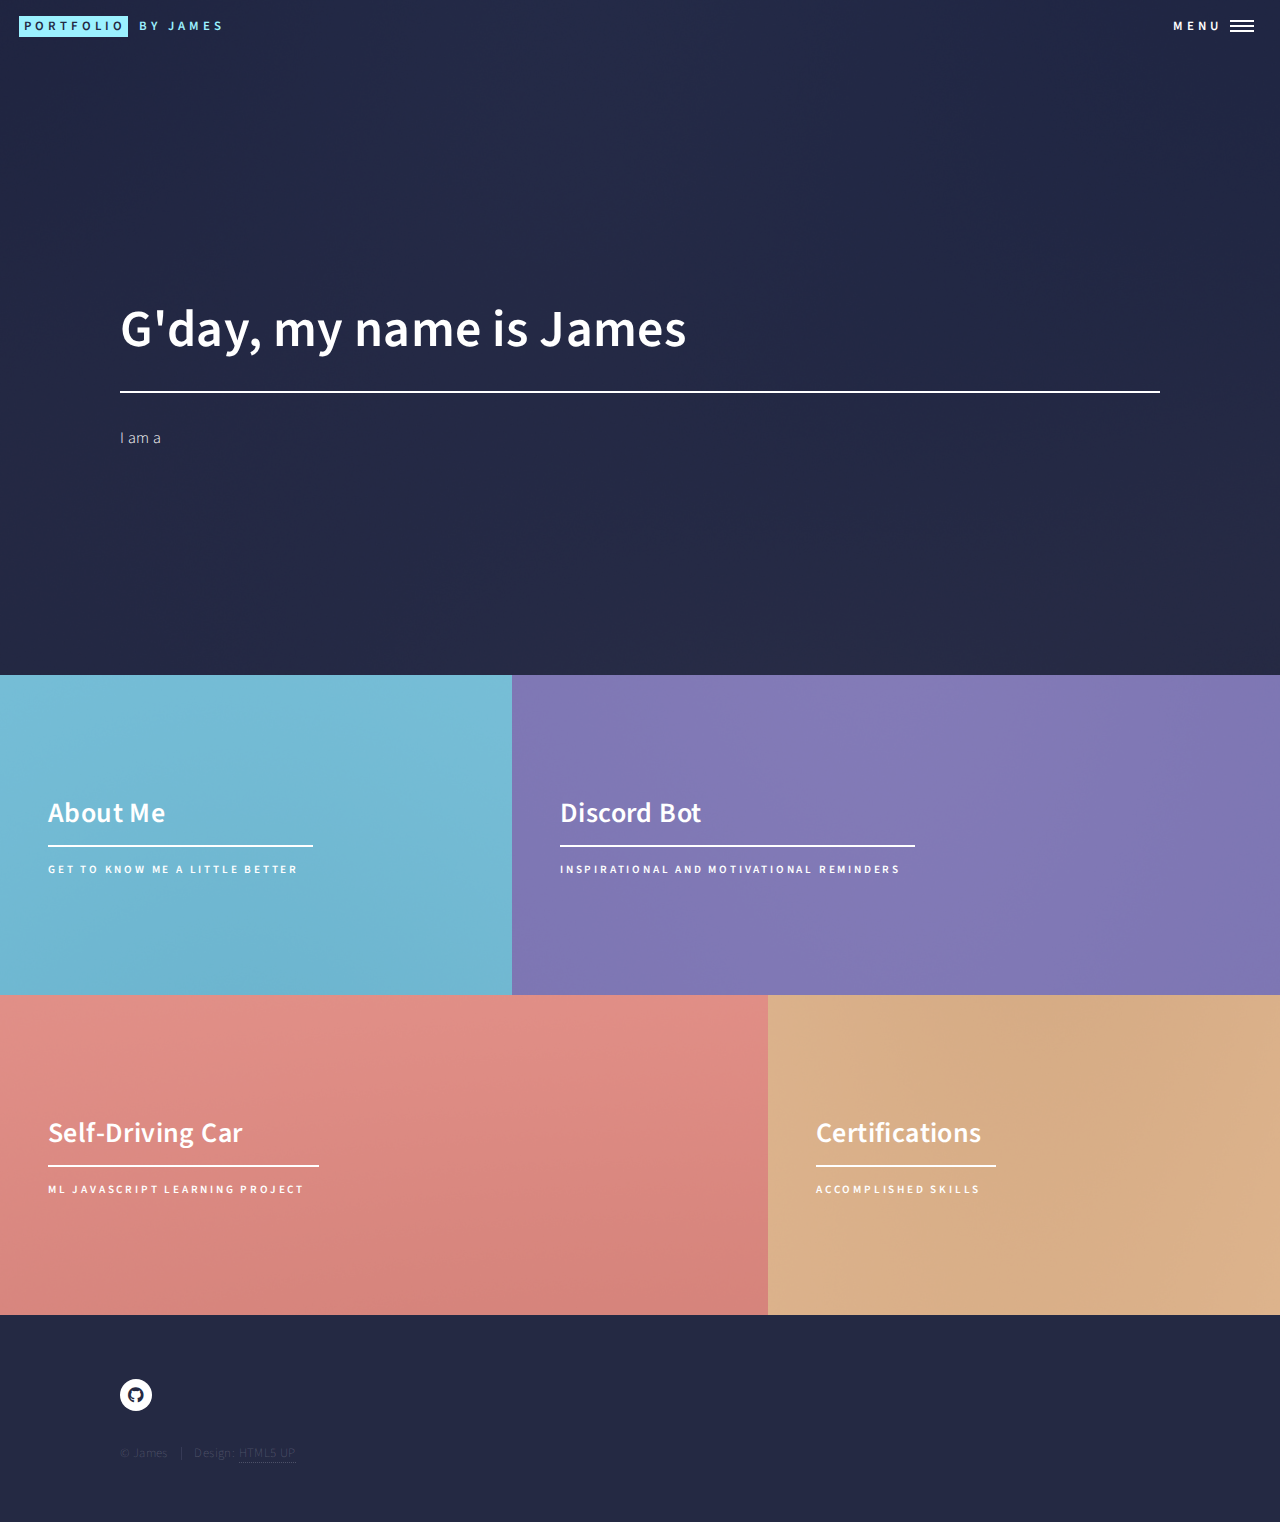
<file: index.html>
<!DOCTYPE HTML>
<html>
	<head>
		<title>Portfolio by James</title>
		<meta charset="utf-8" />
		<meta name="viewport" content="width=device-width, initial-scale=1, user-scalable=no" />
		<link rel="stylesheet" href="assets/css/main.css" />
		<noscript><link rel="stylesheet" href="assets/css/noscript.css" /></noscript>
	</head>
	<body class="is-preload">

		<!-- Wrapper -->
			<div id="wrapper">

				<!-- Header -->
					<header id="header" class="alt">
						<a href="index.html" class="logo"><strong>Portfolio</strong> <span>by James</span></a>
						<nav>
							<a href="#menu">Menu</a>
						</nav>
					</header>

				<!-- Menu -->
					<nav id="menu">
						<ul class="links">
							<li><a href="index.html">Home</a></li>
							<li><a href="generic.html">About Me</a></li>
							<li><a href="landing.html">Discord Bot</a></li>
							<li><a href="landing_2.html">Self-Driving Car</a></li>
							<li><a href="generic2.html">Certifications</a></li>
						</ul>
					</nav>

				<!-- Banner -->
					<section id="banner" class="major">
						<div class="inner">
							<header class="major">
								<h1>G'day, my name is James</h1>
							</header>
							<div class="container-description">
								I am a
								<div class="tick-wrap">
								  <div class="description-move">
									<div class="description-item">Student</div>
									<div class="description-item">Developer</div>
									<div class="description-item">Music Enthusiast</div>
								  </div>
								</div>
							</div>

						</div>
					</section>

				<!-- Main -->
					<div id="main">

						<!-- One -->
							<section id="one" class="tiles">
								<article>
									<span class="image">
										<img src="images/pic01.jpg" alt="" />
									</span>
									<header class="major">
										<h3><a href="generic.html" class="link">About Me</a></h3>
										<p>Get to know me a little better</p>
									</header>
								</article>
								<article>
									<span class="image">
										<img src="images/pic02.jpg" alt="" />
									</span>
									<header class="major">
										<h3><a href="landing.html" class="link">Discord Bot</a></h3>
										<p>Inspirational and motivational reminders</p>
									</header>
								</article>
								<article>
									<span class="image">
										<img src="images/pic03.jpg" alt="" />
									</span>
									<header class="major">
										<h3><a href="landing_2.html" class="link">Self-Driving Car</a></h3>
										<p>ML Javascript learning project</p>
									</header>
								</article>
								<article>
									<span class="image">
										<img src="images/pic04.jpg" alt="" />
									</span>
									<header class="major">
										<h3><a href="generic2.html" class="link">Certifications</a></h3>
										<p>Accomplished Skills</p>
									</header>
								<!-- </article>
								<article>
									<span class="image">
										<img src="images/pic05.jpg" alt="" />
									</span>
									<header class="major">
										<h3><a href="landing.html" class="link">Consequat</a></h3>
										<p>Ipsum dolor sit amet</p>
									</header>
								</article>
								<article>
									<span class="image">
										<img src="images/pic06.jpg" alt="" />
									</span>
									<header class="major">
										<h3><a href="landing.html" class="link">Etiam</a></h3>
										<p>Feugiat amet tempus</p>
									</header>
								</article> -->
							</section>

						<!-- Two -->
							<!-- <section id="two">
								<div class="inner">
									<header class="major">
										<h2>Massa libero</h2>
									</header>
									<p>Nullam et orci eu lorem consequat tincidunt vivamus et sagittis libero. Mauris aliquet magna magna sed nunc rhoncus pharetra. Pellentesque condimentum sem. In efficitur ligula tate urna. Maecenas laoreet massa vel lacinia pellentesque lorem ipsum dolor. Nullam et orci eu lorem consequat tincidunt. Vivamus et sagittis libero. Mauris aliquet magna magna sed nunc rhoncus amet pharetra et feugiat tempus.</p>
									<ul class="actions">
										<li><a href="landing.html" class="button next">Get Started</a></li>
									</ul>
								</div>
							</section> -->

					</div>

				<!-- Footer -->
					<footer id="footer">
						<div class="inner">
							<ul class="icons">
								<!-- <li><a href="#" class="icon brands alt fa-twitter"><span class="label">Twitter</span></a></li> -->
								<!-- <li><a href="#" class="icon brands alt fa-facebook-f"><span class="label">Facebook</span></a></li> -->
								<!-- <li><a href="#" class="icon brands alt fa-instagram"><span class="label">Instagram</span></a></li> -->
								<li><a href="https://github.com/jvodlz/" class="icon brands alt fa-github"><span class="label">GitHub</span></a></li>
								<!-- <li><a href="#" class="icon brands alt fa-linkedin-in"><span class="label">LinkedIn</span></a></li> -->
							</ul>
							<ul class="copyright">
								<li>&copy; James</li><li>Design: <a href="https://html5up.net">HTML5 UP</a></li>
							</ul>
						</div>
					</footer>

			</div>

		<!-- Scripts -->
			<script src="assets/js/jquery.min.js"></script>
			<script src="assets/js/jquery.scrolly.min.js"></script>
			<script src="assets/js/jquery.scrollex.min.js"></script>
			<script src="assets/js/browser.min.js"></script>
			<script src="assets/js/breakpoints.min.js"></script>
			<script src="assets/js/util.js"></script>
			<script src="assets/js/main.js"></script>

	</body>
</html>
</file>
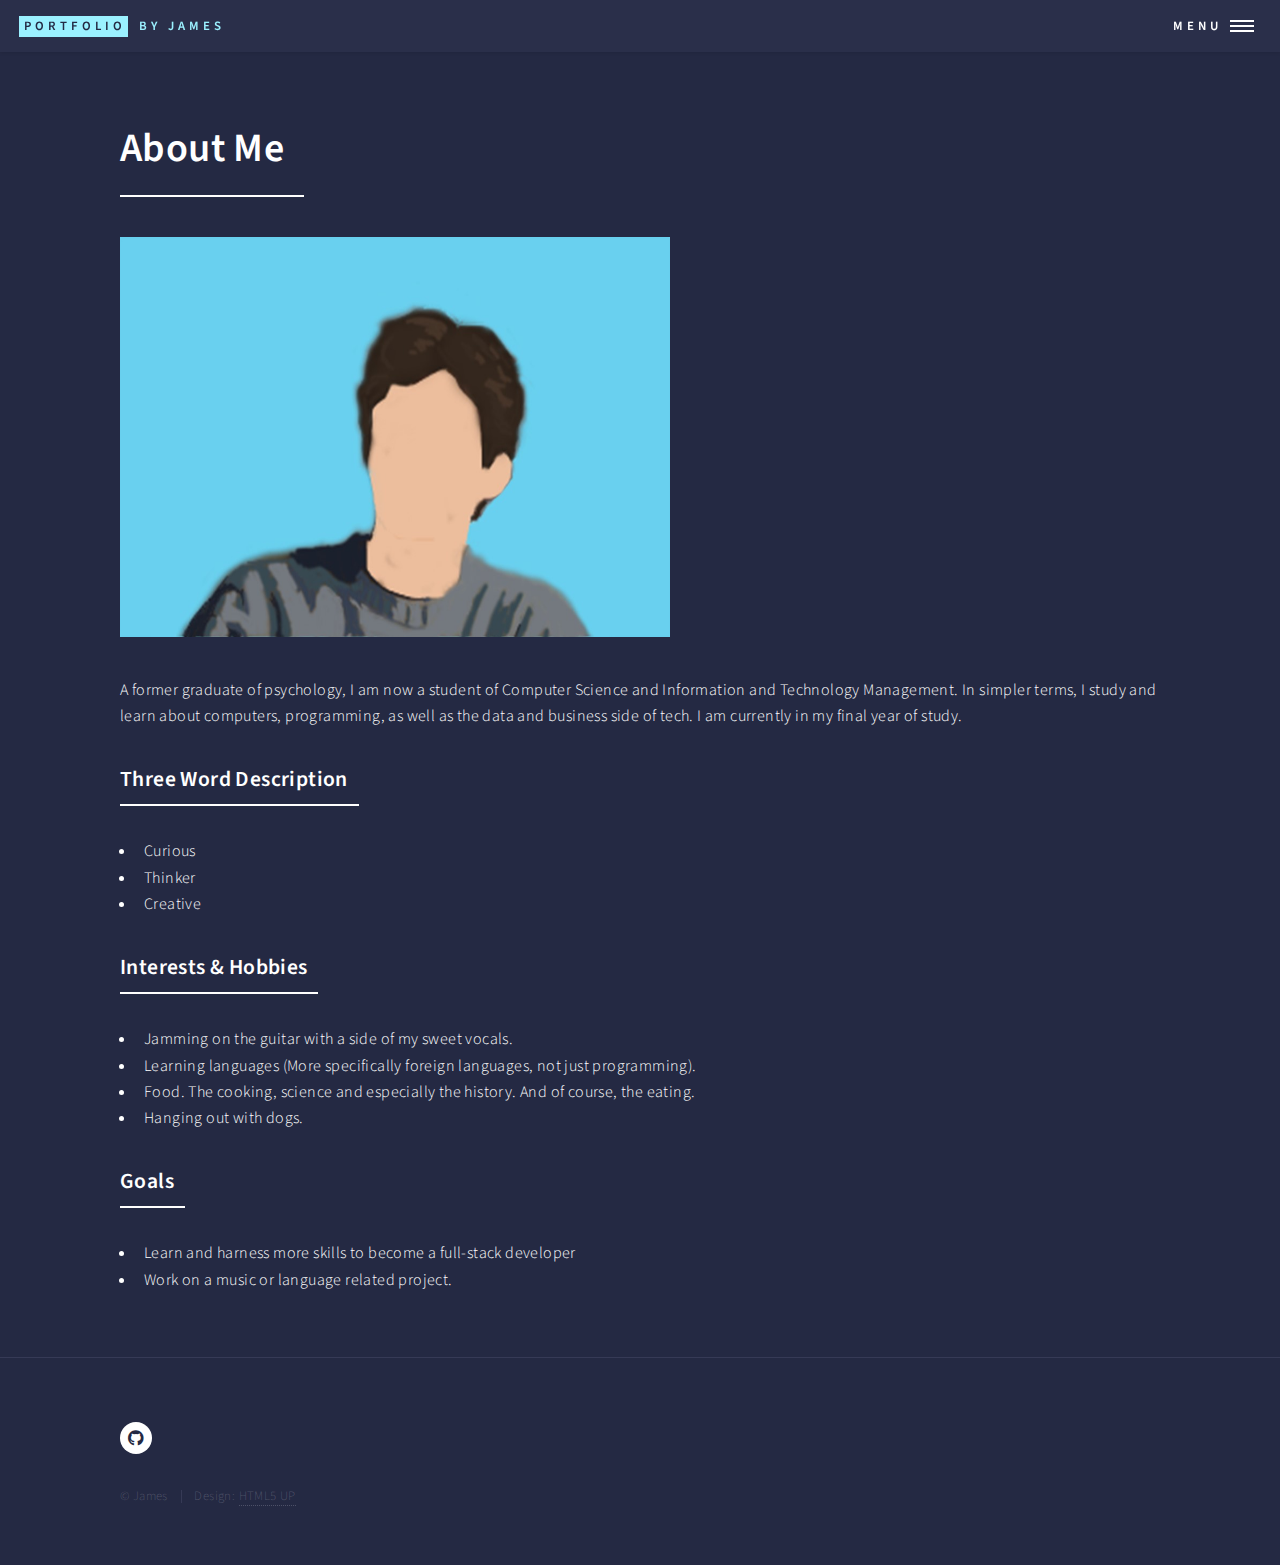
<file: generic.html>
<!DOCTYPE HTML>
<html>
	<head>
		<title>About Me - Portfolio by James</title>
		<meta charset="utf-8" />
		<meta name="viewport" content="width=device-width, initial-scale=1, user-scalable=no" />
		<link rel="stylesheet" href="assets/css/main.css" />
		<noscript><link rel="stylesheet" href="assets/css/noscript.css" /></noscript>
	</head>
	<body class="is-preload">

		<!-- Wrapper -->
			<div id="wrapper">

				<!-- Header -->
					<header id="header">
						<a href="index.html" class="logo"><strong>Portfolio</strong> <span>by James</span></a>
						<nav>
							<a href="#menu">Menu</a>
						</nav>
					</header>

				<!-- Menu -->
					<nav id="menu">
						<ul class="links">
							<li><a href="index.html">Home</a></li>
							<li><a href="generic.html">About Me</a></li>
							<li><a href="landing.html">Discord Bot</a></li>
							<li><a href="landing_2.html">Self-Driving Car</a></li>
							<li><a href="generic2.html">Certifications</a></li>
						</ul>
					</nav>

				<!-- Main -->
					<div id="main" class="alt">

						<!-- One -->
							<section id="one">
								<div class="inner">
									<header class="major">
										<h1>About Me</h1>
									</header>
									<span class="image main"><img src="images/sketch.jpg" alt="" data-position="top center" style="width:550px;height:400px;"/></span>
									<p>A former graduate of psychology, I am now a student of Computer Science and Information and Technology Management. In simpler terms, I study and learn about computers, programming, as well as the data and business side of tech. I am currently in my final year of study.</p>

									<section>
										<div class="content">
											<div class="inner">
												<header class="major">
													<h3>Three Word Description</h3>
												</header>
												<ul>
													<li>Curious</li>
													<li>Thinker</li>
													<li>Creative</li>
												</ul>

											</div>
										</div>
									</section>

									<section>
										<div class="content">
											<div class="inner">
												<header class="major">
													<h3>Interests & Hobbies</h3>
												</header>
												<ul>
													<li>Jamming on the guitar with a side of my sweet vocals.</li>
													<li>Learning languages (More specifically foreign languages, not just programming).</li>
													<li>Food. The cooking, science and especially the history. And of course, the eating.</li>
													<li>Hanging out with dogs.</li>
												</ul>

											</div>
										</div>
									</section>
									<section>
										<div class="content">
											<div class="inner">
												<header class="major">
													<h3>Goals</h3>
												</header>
												<ul>
													<li>Learn and harness more skills to become a full-stack developer</li>
													<li>Work on a music or language related project.</li>
												</ul>

											</div>
										</div>
									</section>
								</div>
							</section>

					</div>

				<!-- Footer -->
					<footer id="footer">
						<div class="inner">
							<ul class="icons">
								<!-- <li><a href="#" class="icon brands alt fa-twitter"><span class="label">Twitter</span></a></li> -->
								<!-- <li><a href="#" class="icon brands alt fa-facebook-f"><span class="label">Facebook</span></a></li> -->
								<!-- <li><a href="#" class="icon brands alt fa-instagram"><span class="label">Instagram</span></a></li> -->
								<li><a href="https://github.com/jvodlz/" class="icon brands alt fa-github"><span class="label">GitHub</span></a></li>
								<!-- <li><a href="#" class="icon brands alt fa-linkedin-in"><span class="label">LinkedIn</span></a></li> -->
							</ul>
							<ul class="copyright">
								<li>&copy; James</li><li>Design: <a href="https://html5up.net">HTML5 UP</a></li>
							</ul>
						</div>
					</footer>

			</div>

		<!-- Scripts -->
			<script src="assets/js/jquery.min.js"></script>
			<script src="assets/js/jquery.scrolly.min.js"></script>
			<script src="assets/js/jquery.scrollex.min.js"></script>
			<script src="assets/js/browser.min.js"></script>
			<script src="assets/js/breakpoints.min.js"></script>
			<script src="assets/js/util.js"></script>
			<script src="assets/js/main.js"></script>

	</body>
</html>
</file>
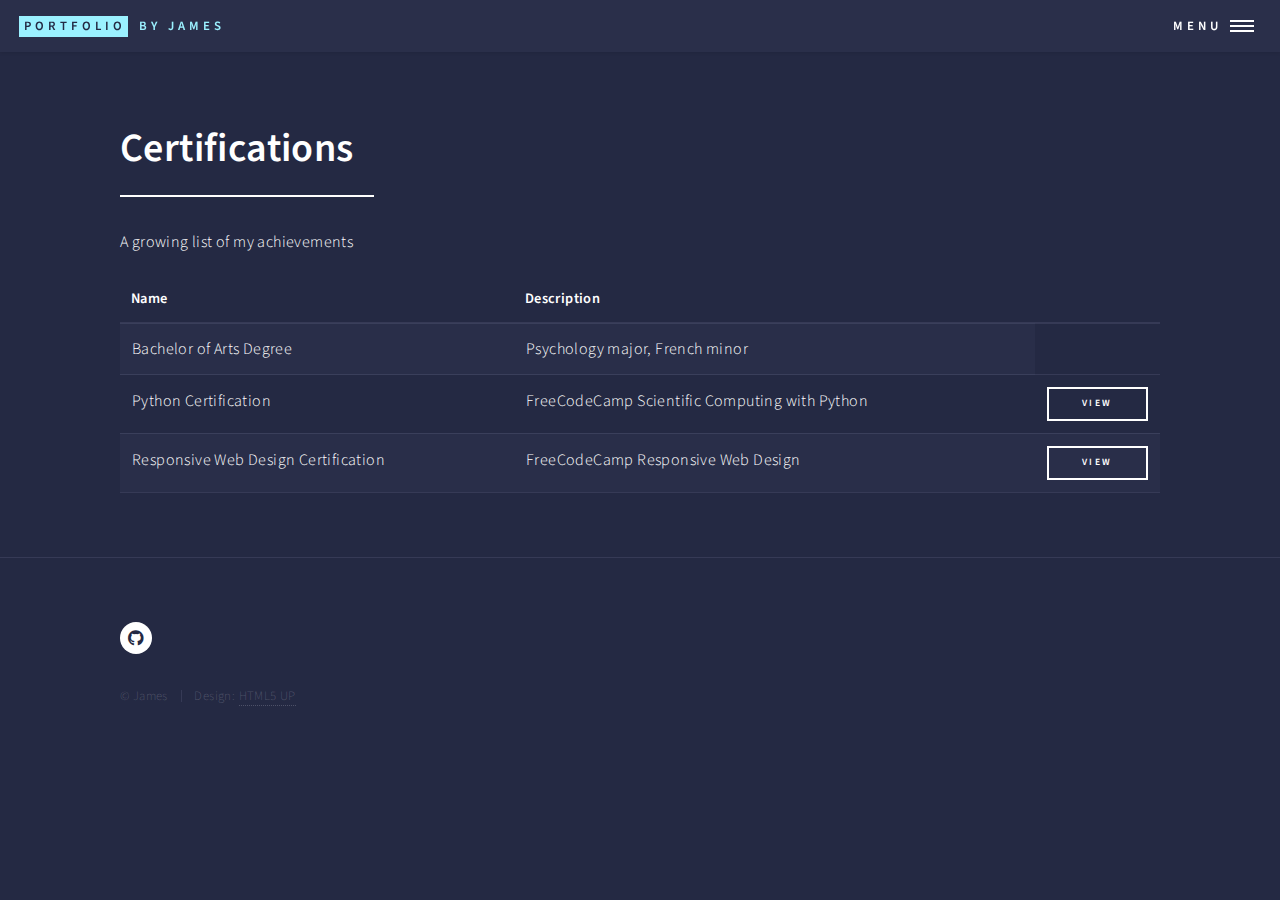
<file: generic2.html>
<!DOCTYPE HTML>
<html>
	<head>
		<title>Certifications - Portfolio by James</title>
		<meta charset="utf-8" />
		<meta name="viewport" content="width=device-width, initial-scale=1, user-scalable=no" />
		<link rel="stylesheet" href="assets/css/main.css" />
		<noscript><link rel="stylesheet" href="assets/css/noscript.css" /></noscript>
	</head>
	<body class="is-preload">

		<!-- Wrapper -->
			<div id="wrapper">

				<!-- Header -->
					<header id="header">
						<a href="index.html" class="logo"><strong>Portfolio</strong> <span>by James</span></a>
						<nav>
							<a href="#menu">Menu</a>
						</nav>
					</header>

				<!-- Menu -->
					<nav id="menu">
						<ul class="links">
							<li><a href="index.html">Home</a></li>
							<li><a href="generic.html">About Me</a></li>
							<li><a href="landing.html">Discord Bot</a></li>
							<li><a href="landing_2.html">Self-Driving Car</a></li>
							<li><a href="generic2.html">Certifications</a></li>
						</ul>
					</nav>

				<!-- Main -->
					<div id="main" class="alt">

						<!-- One -->
							<section id="one">
								<div class="inner">
									<header class="major">
										<h1>Certifications</h1>
									</header>
									<p>A growing list of my achievements</p>
									
									<div class="table-wrapper">
										<table>
											<thead>
												<tr>
													<th>Name</th>
													<th>Description</th>
												</tr>
											</thead>
											<tbody>
												<tr>
													<td>Bachelor of Arts Degree</td>
													<td>Psychology major, French minor</td>
												</tr>
												<tr>
													<td>Python Certification</td>
													<td>FreeCodeCamp Scientific Computing with Python</td>
													<td><a href="https://www.freecodecamp.org/certification/fcc2ade7333-6ddd-4435-8491-8493fb7f40bd/scientific-computing-with-python-v7" class="button fit small">View</a></td>
												</tr>
												<tr>
													<td>Responsive Web Design Certification</td>
													<td>FreeCodeCamp Responsive Web Design</td>
													<td><a href="https://www.freecodecamp.org/certification/fcc2ade7333-6ddd-4435-8491-8493fb7f40bd/responsive-web-design" class="button fit small">View</a></td>
												</tr>
											</tfoot>
										</table>

								</div>
							</section>

					</div>

				<!-- Footer -->
					<footer id="footer">
						<div class="inner">
							<ul class="icons">
								<li><a href="https://github.com/jvodlz/" class="icon brands alt fa-github"><span class="label">GitHub</span></a></li>
							</ul>
							<ul class="copyright">
								<li>&copy; James</li><li>Design: <a href="https://html5up.net">HTML5 UP</a></li>
							</ul>
						</div>
					</footer>

			</div>

		<!-- Scripts -->
			<script src="assets/js/jquery.min.js"></script>
			<script src="assets/js/jquery.scrolly.min.js"></script>
			<script src="assets/js/jquery.scrollex.min.js"></script>
			<script src="assets/js/browser.min.js"></script>
			<script src="assets/js/breakpoints.min.js"></script>
			<script src="assets/js/util.js"></script>
			<script src="assets/js/main.js"></script>

	</body>
</html>
</file>
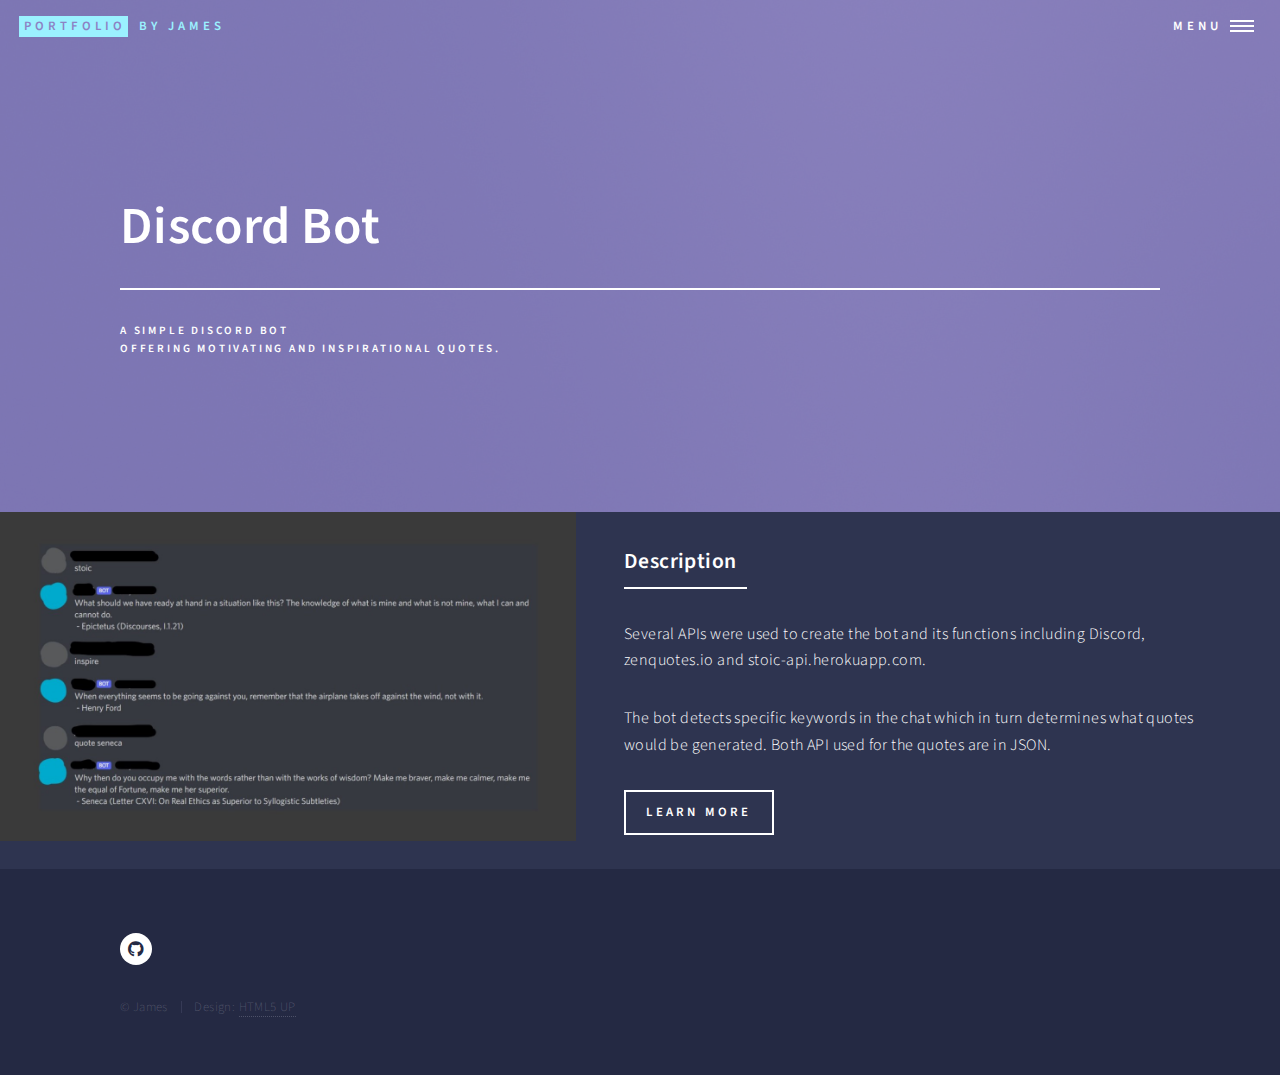
<file: landing.html>
<!DOCTYPE HTML>
<html>
	<head>
		<title>Discord Bot - Portfolio by James</title>
		<meta charset="utf-8" />
		<meta name="viewport" content="width=device-width, initial-scale=1, user-scalable=no" />
		<link rel="stylesheet" href="assets/css/main.css" />
		<noscript><link rel="stylesheet" href="assets/css/noscript.css" /></noscript>
	</head>
	<body class="is-preload">

		<!-- Wrapper -->
			<div id="wrapper">

				<!-- Header -->
				<!-- Note: The "styleN" class below should match that of the banner element. -->
					<header id="header" class="alt style2">
						<a href="index.html" class="logo"><strong>Portfolio</strong> <span>by James</span></a>
						<nav>
							<a href="#menu">Menu</a>
						</nav>
					</header>

				<!-- Menu -->
					<nav id="menu">
						<ul class="links">
							<li><a href="index.html">Home</a></li>
							<li><a href="generic.html">About Me</a></li>
							<li><a href="landing.html">Discord Bot</a></li>
							<li><a href="landing_2.html">Self-Driving Car</a></li>
							<li><a href="generic2.html">Certifications</a></li>
						</ul>
					</nav>

				<!-- Banner -->
				<!-- Note: The "styleN" class below should match that of the header element. -->
					<section id="banner" class="style2">
						<div class="inner">
							<span class="image">
								<img src="images/pic07.jpg" alt="" />
							</span>
							<header class="major">
								<h1>Discord Bot</h1>
							</header>
							<div class="content">
								<p>A simple discord bot<br />
								Offering Motivating and Inspirational quotes.</p>
							</div>
						</div>
					</section>

				<!-- Main -->
					<div id="main">

						<!-- One -->
							<!-- <section id="one">
								<div class="inner">
									<header class="major">
										<h2>Sed amet aliquam</h2>
									</header>
									<p>Nullam et orci eu lorem consequat tincidunt vivamus et sagittis magna sed nunc rhoncus condimentum sem. In efficitur ligula tate urna. Maecenas massa vel lacinia pellentesque lorem ipsum dolor. Nullam et orci eu lorem consequat tincidunt. Vivamus et sagittis libero. Nullam et orci eu lorem consequat tincidunt vivamus et sagittis magna sed nunc rhoncus condimentum sem. In efficitur ligula tate urna.</p>
								</div>
							</section> -->

						<!-- Two -->
							<section id="two" class="spotlights">
								<!-- <section>
									<a href="generic.html" class="image">
										<img src="images/pic08.jpg" alt="" data-position="center center" />
									</a>
									<div class="content">
										<div class="inner">
											<header class="major">
												<h3>Orci maecenas</h3>
											</header>
											<p>Nullam et orci eu lorem consequat tincidunt vivamus et sagittis magna sed nunc rhoncus condimentum sem. In efficitur ligula tate urna. Maecenas massa sed magna lacinia magna pellentesque lorem ipsum dolor. Nullam et orci eu lorem consequat tincidunt. Vivamus et sagittis tempus.</p>
											<ul class="actions">
												<li><a href="generic.html" class="button">Learn more</a></li>
											</ul>
										</div>
									</div>
								</section> -->
								<section>
									<a href="https://github.com/jvodlz/discord-botto" class="image">
										<img src="images/bot_demo.jpg" alt="" data-position="top center" />
									</a>
									<div class="content">
										<div class="inner">
											<header class="major">
												<h3>Description</h3>
											</header>
											<p>Several APIs were used to create the bot and its functions including Discord, zenquotes.io and stoic-api.herokuapp.com.</p>
											<p>The bot detects specific keywords in the chat which in turn determines what quotes would be generated. Both API used for the quotes are in JSON.</p>
											<ul class="actions">
												<li><a href="https://github.com/jvodlz/discord-botto" class="button">Learn more</a></li>
											</ul>
										</div>
									</div>
								</section>
								<!-- <section>
									<a href="generic.html" class="image">
										<img src="images/pic10.jpg" alt="" data-position="25% 25%" />
									</a>
									<div class="content">
										<div class="inner">
											<header class="major">
												<h3>Sed nunc ligula</h3>
											</header>
											<p>Nullam et orci eu lorem consequat tincidunt vivamus et sagittis magna sed nunc rhoncus condimentum sem. In efficitur ligula tate urna. Maecenas massa sed magna lacinia magna pellentesque lorem ipsum dolor. Nullam et orci eu lorem consequat tincidunt. Vivamus et sagittis tempus.</p>
											<ul class="actions">
												<li><a href="generic.html" class="button">Learn more</a></li>
											</ul>
										</div>
									</div>
								</section> -->
							</section>

						<!-- Three -->
							<!-- <section id="three">
								<div class="inner">
									<header class="major">
										<h2>Massa libero</h2>
									</header>
									<p>Nullam et orci eu lorem consequat tincidunt vivamus et sagittis libero. Mauris aliquet magna magna sed nunc rhoncus pharetra. Pellentesque condimentum sem. In efficitur ligula tate urna. Maecenas laoreet massa vel lacinia pellentesque lorem ipsum dolor. Nullam et orci eu lorem consequat tincidunt. Vivamus et sagittis libero. Mauris aliquet magna magna sed nunc rhoncus amet pharetra et feugiat tempus.</p>
									<ul class="actions">
										<li><a href="generic.html" class="button next">Get Started</a></li>
									</ul>
								</div>
							</section> -->

					</div>

				<!-- Footer -->
					<footer id="footer">
						<div class="inner">
							<ul class="icons">
								<!-- <li><a href="#" class="icon brands alt fa-twitter"><span class="label">Twitter</span></a></li> -->
								<li><a href="https://github.com/jvodlz/" class="icon brands alt fa-github"><span class="label">GitHub</span></a></li>
								<!-- <li><a href="#" class="icon brands alt fa-linkedin-in"><span class="label">LinkedIn</span></a></li> -->
							</ul>
							<ul class="copyright">
								<li>&copy; James</li><li>Design: <a href="https://html5up.net">HTML5 UP</a></li>
							</ul>
						</div>
					</footer>

			</div>

		<!-- Scripts -->
			<script src="assets/js/jquery.min.js"></script>
			<script src="assets/js/jquery.scrolly.min.js"></script>
			<script src="assets/js/jquery.scrollex.min.js"></script>
			<script src="assets/js/browser.min.js"></script>
			<script src="assets/js/breakpoints.min.js"></script>
			<script src="assets/js/util.js"></script>
			<script src="assets/js/main.js"></script>

	</body>
</html>
</file>
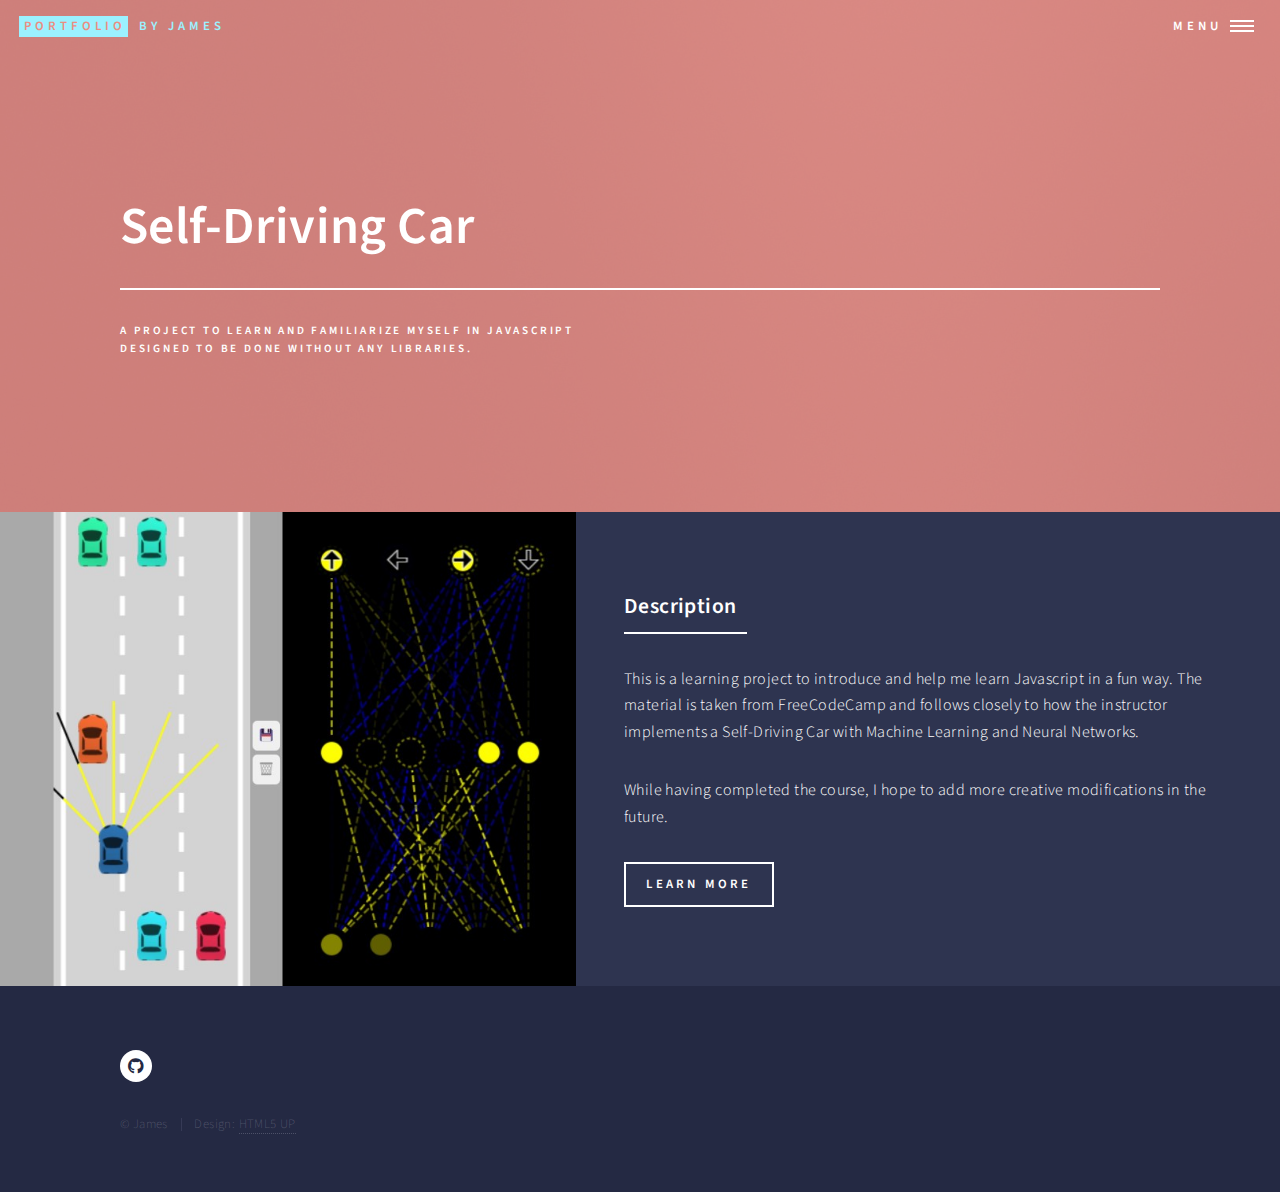
<file: landing_2.html>
<!DOCTYPE HTML>
<html>
	<head>
		<title>ML Self-Driving Car - Portfolio by James</title>
		<meta charset="utf-8" />
		<meta name="viewport" content="width=device-width, initial-scale=1, user-scalable=no" />
		<link rel="stylesheet" href="assets/css/main.css" />
		<noscript><link rel="stylesheet" href="assets/css/noscript.css" /></noscript>
	</head>
	<body class="is-preload">

		<!-- Wrapper -->
			<div id="wrapper">

				<!-- Header -->
				<!-- Note: The "styleN" class below should match that of the banner element. -->
					<header id="header" class="alt style3">
						<a href="index.html" class="logo"><strong>Portfolio</strong> <span>by James</span></a>
						<nav>
							<a href="#menu">Menu</a>
						</nav>
					</header>

				<!-- Menu -->
					<nav id="menu">
						<ul class="links">
							<li><a href="index.html">Home</a></li>
							<li><a href="generic.html">About Me</a></li>
							<li><a href="landing.html">Discord Bot</a></li>
							<li><a href="landing_2.html">Self-Driving Car</a></li>
							<li><a href="generic2.html">Certifications</a></li>
						</ul>
					</nav>

				<!-- Banner -->
				<!-- Note: The "styleN" class below should match that of the header element. -->
					<section id="banner" class="style3">
						<div class="inner">
							<span class="image">
								<img src="images/pic07.jpg" alt="" />
							</span>
							<header class="major">
								<h1>Self-Driving Car</h1>
							</header>
							<div class="content">
								<p>A project to learn and familiarize myself in Javascript<br />
								Designed to be done without any libraries.</p>
							</div>
						</div>
					</section>

				<!-- Main -->
					<div id="main">

						<!-- One -->
							<!-- <section id="one">
								<div class="inner">
									<header class="major">
										<h2>Sed amet aliquam</h2>
									</header>
									<p>Nullam et orci eu lorem consequat tincidunt vivamus et sagittis magna sed nunc rhoncus condimentum sem. In efficitur ligula tate urna. Maecenas massa vel lacinia pellentesque lorem ipsum dolor. Nullam et orci eu lorem consequat tincidunt. Vivamus et sagittis libero. Nullam et orci eu lorem consequat tincidunt vivamus et sagittis magna sed nunc rhoncus condimentum sem. In efficitur ligula tate urna.</p>
								</div>
							</section> -->

						<!-- Two -->
							<section id="two" class="spotlights">
								<section>
									<a href="https://github.com/jvodlz/JS-Self-Driving-Car" class="image">
										<img src="images/car_demo.jpg" alt="" data-position="top center" />
									</a>
									<div class="content">
										<div class="inner">
											<header class="major">
												<h3>Description</h3>
											</header>
											<p>This is a learning project to introduce and help me learn Javascript in a fun way. The material is taken from FreeCodeCamp and follows closely to how the instructor implements a Self-Driving Car with Machine Learning and Neural Networks.</p>
											<p>While having completed the course, I hope to add more creative modifications in the future.</p>
											<ul class="actions">
												<li><a href="https://github.com/jvodlz/JS-Self-Driving-Car" class="button">Learn more</a></li>
											</ul>
										</div>
									</div>
								</section>
								<!-- <section>
									<a href="generic.html" class="image">
										<img src="images/pic10.jpg" alt="" data-position="25% 25%" />
									</a>
									<div class="content">
										<div class="inner">
											<header class="major">
												<h3>Sed nunc ligula</h3>
											</header>
											<p>Nullam et orci eu lorem consequat tincidunt vivamus et sagittis magna sed nunc rhoncus condimentum sem. In efficitur ligula tate urna. Maecenas massa sed magna lacinia magna pellentesque lorem ipsum dolor. Nullam et orci eu lorem consequat tincidunt. Vivamus et sagittis tempus.</p>
											<ul class="actions">
												<li><a href="generic.html" class="button">Learn more</a></li>
											</ul>
										</div>
									</div>
								</section> -->
							</section>

						<!-- Three -->
							<!-- <section id="three">
								<div class="inner">
									<header class="major">
										<h2>Massa libero</h2>
									</header>
									<p>Nullam et orci eu lorem consequat tincidunt vivamus et sagittis libero. Mauris aliquet magna magna sed nunc rhoncus pharetra. Pellentesque condimentum sem. In efficitur ligula tate urna. Maecenas laoreet massa vel lacinia pellentesque lorem ipsum dolor. Nullam et orci eu lorem consequat tincidunt. Vivamus et sagittis libero. Mauris aliquet magna magna sed nunc rhoncus amet pharetra et feugiat tempus.</p>
									<ul class="actions">
										<li><a href="generic.html" class="button next">Get Started</a></li>
									</ul>
								</div>
							</section> -->

					</div>

				<!-- Footer -->
					<footer id="footer">
						<div class="inner">
							<ul class="icons">
								<!-- <li><a href="#" class="icon brands alt fa-twitter"><span class="label">Twitter</span></a></li> -->
								<!-- <li><a href="#" class="icon brands alt fa-facebook-f"><span class="label">Facebook</span></a></li> -->
								<!-- <li><a href="#" class="icon brands alt fa-instagram"><span class="label">Instagram</span></a></li> -->
								<li><a href="https://github.com/jvodlz/" class="icon brands alt fa-github"><span class="label">GitHub</span></a></li>
								<!-- <li><a href="#" class="icon brands alt fa-linkedin-in"><span class="label">LinkedIn</span></a></li> -->
							</ul>
							<ul class="copyright">
								<li>&copy; James</li><li>Design: <a href="https://html5up.net">HTML5 UP</a></li>
							</ul>
						</div>
					</footer>

			</div>

		<!-- Scripts -->
			<script src="assets/js/jquery.min.js"></script>
			<script src="assets/js/jquery.scrolly.min.js"></script>
			<script src="assets/js/jquery.scrollex.min.js"></script>
			<script src="assets/js/browser.min.js"></script>
			<script src="assets/js/breakpoints.min.js"></script>
			<script src="assets/js/util.js"></script>
			<script src="assets/js/main.js"></script>

	</body>
</html>
</file>
<file: assets/css/noscript.css>
/*
	Forty by HTML5 UP
	html5up.net | @ajlkn
	Free for personal and commercial use under the CCA 3.0 license (html5up.net/license)
*/

/* Banner */

	body.is-preload #banner:after {
		opacity: 0.85;
	}

	body.is-preload #banner > .inner {
		-moz-filter: none;
		-webkit-filter: none;
		-ms-filter: none;
		filter: none;
		-moz-transform: none;
		-webkit-transform: none;
		-ms-transform: none;
		transform: none;
		opacity: 1;
	}
</file>
<file: assets/css/main.css>
@import url(fontawesome-all.min.css);
@import url("https://fonts.googleapis.com/css?family=Source+Sans+Pro:300,300italic,600,600italic");

html, body, div, span, applet, object,
iframe, h1, h2, h3, h4, h5, h6, p, blockquote,
pre, a, abbr, acronym, address, big, cite,
code, del, dfn, em, img, ins, kbd, q, s, samp,
small, strike, strong, sub, sup, tt, var, b,
u, i, center, dl, dt, dd, ol, ul, li, fieldset,
form, label, legend, table, caption, tbody,
tfoot, thead, tr, th, td, article, aside,
canvas, details, embed, figure, figcaption,
footer, header, hgroup, menu, nav, output, ruby,
section, summary, time, mark, audio, video {
	margin: 0;
	padding: 0;
	border: 0;
	font-size: 100%;
	font: inherit;
	vertical-align: baseline;}

article, aside, details, figcaption, figure,
footer, header, hgroup, menu, nav, section {
	display: block;}

body {
	line-height: 1;
}

ol, ul {
	list-style: none;
}

blockquote, q {
	quotes: none;
}

	blockquote:before, blockquote:after, q:before, q:after {
		content: '';
		content: none;
	}

table {
	border-collapse: collapse;
	border-spacing: 0;
}

body {
	-webkit-text-size-adjust: none;
}

mark {
	background-color: transparent;
	color: inherit;
}

input::-moz-focus-inner {
	border: 0;
	padding: 0;
}

input, select, textarea {
	-moz-appearance: none;
	-webkit-appearance: none;
	-ms-appearance: none;
	appearance: none;
}

.container-description {
	
	/* font-size: 20px; */
	overflow: hidden;


	display: -moz-flex;
	display: -webkit-flex;
	display: -ms-flex;
	display: flex;
	-moz-flex-direction: column;
	-webkit-flex-direction: column;
	-ms-flex-direction: column;
	flex-direction: column;
	-moz-justify-content: center;
	-webkit-justify-content: center;
	-ms-justify-content: center;
	justify-content: center;
	-moz-align-items: center;
	/* -webkit-align-items: center; */
	-ms-align-items: center;
	/* align-items: center; */
	/* padding: 2em 3em 0.1em 3em ; */
	/* width: 30%; */
}

.description-move {
	height: 0em;
	left: 65px;
	position: relative;
	animation: 7.5s infinite tickr; 
}

.description-item {
	max-width: 200px;
	height: 30px;
	padding: 2.5px;
	font-size: 21.4px;
	background: #FF8523;
}

@keyframes tickr {
	0% {
		bottom: 37.5px;
	}
	35% {
		bottom: 66px;
	}
	70% {
		bottom: 95px;
	}
	100% {
		bottom: 37.8px;
	}
  }

/* Basic */

	@-ms-viewport {
		width: device-width;
	}

	body {
		-ms-overflow-style: scrollbar;
	}

	@media screen and (max-width: 480px) {

		html, body {
			min-width: 320px;
		}

	}

	html {
		box-sizing: border-box;
	}

	*, *:before, *:after {
		box-sizing: inherit;
	}

	body {
		background: #242943;
	}

		body.is-preload *, body.is-preload *:before, body.is-preload *:after {
			-moz-animation: none !important;
			-webkit-animation: none !important;
			-ms-animation: none !important;
			animation: none !important;
			-moz-transition: none !important;
			-webkit-transition: none !important;
			-ms-transition: none !important;
			transition: none !important;
		}

/* Type */

	body, input, select, textarea {
		color: #ffffff;
		font-family: "Source Sans Pro", Helvetica, sans-serif;
		font-size: 17pt;
		font-weight: 300;
		letter-spacing: 0.025em;
		line-height: 1.65;
	}

		@media screen and (max-width: 1680px) {

			body, input, select, textarea {
				font-size: 14pt;
			}

		}

		@media screen and (max-width: 1280px) {

			body, input, select, textarea {
				font-size: 12pt;
			}

		}

		@media screen and (max-width: 360px) {

			body, input, select, textarea {
				font-size: 11pt;
			}

		}

	a {
		-moz-transition: color 0.2s ease-in-out, border-bottom-color 0.2s ease-in-out;
		-webkit-transition: color 0.2s ease-in-out, border-bottom-color 0.2s ease-in-out;
		-ms-transition: color 0.2s ease-in-out, border-bottom-color 0.2s ease-in-out;
		transition: color 0.2s ease-in-out, border-bottom-color 0.2s ease-in-out;
		border-bottom: dotted 1px;
		color: inherit;
		text-decoration: none;
	}

		a:hover {
			border-bottom-color: transparent;
			color: #9bf1ff !important;
		}

		a:active {
			color: #53e3fb !important;
		}

	strong, b {
		color: #ffffff;
		font-weight: 600;
	}

	em, i {
		font-style: italic;
	}

	p {
		margin: 0 0 2em 0;
	}

	h1, h2, h3, h4, h5, h6 {
		color: #ffffff;
		font-weight: 600;
		line-height: 1.65;
		margin: 0 0 1em 0;
	}

		h1 a, h2 a, h3 a, h4 a, h5 a, h6 a {
			color: inherit;
			border-bottom: 0;
		}

	h1 {
		font-size: 2.5em;
	}

	h2 {
		font-size: 1.75em;
	}

	h3 {
		font-size: 1.35em;
	}

	h4 {
		font-size: 1.1em;
	}

	h5 {
		font-size: 0.9em;
	}

	h6 {
		font-size: 0.7em;
	}

	@media screen and (max-width: 736px) {

		h1 {
			font-size: 2em;
		}

		h2 {
			font-size: 1.5em;
		}

		h3 {
			font-size: 1.25em;
		}

	}

	sub {
		font-size: 0.8em;
		position: relative;
		top: 0.5em;
	}

	sup {
		font-size: 0.8em;
		position: relative;
		top: -0.5em;
	}

	blockquote {
		border-left: solid 4px rgba(212, 212, 255, 0.1);
		font-style: italic;
		margin: 0 0 2em 0;
		padding: 0.5em 0 0.5em 2em;
	}

	code {
		background: rgba(212, 212, 255, 0.035);
		font-family: "Courier New", monospace;
		font-size: 0.9em;
		margin: 0 0.25em;
		padding: 0.25em 0.65em;
	}

	pre {
		-webkit-overflow-scrolling: touch;
		font-family: "Courier New", monospace;
		font-size: 0.9em;
		margin: 0 0 2em 0;
	}

		pre code {
			display: block;
			line-height: 1.75;
			padding: 1em 1.5em;
			overflow-x: auto;
		}

	hr {
		border: 0;
		border-bottom: solid 1px rgba(212, 212, 255, 0.1);
		margin: 2em 0;
	}

		hr.major {
			margin: 3em 0;
		}

	.align-left {
		text-align: left;
	}

	.align-center {
		text-align: center;
	}

	.align-right {
		text-align: right;
	}

/* Row */

	.row {
		display: flex;
		flex-wrap: wrap;
		box-sizing: border-box;
		align-items: stretch;
	}

		.row > * {
			box-sizing: border-box;
		}

		.row.gtr-uniform > * > :last-child {
			margin-bottom: 0;
		}

		.row.aln-left {
			justify-content: flex-start;
		}

		.row.aln-center {
			justify-content: center;
		}

		.row.aln-right {
			justify-content: flex-end;
		}

		.row.aln-top {
			align-items: flex-start;
		}

		.row.aln-middle {
			align-items: center;
		}

		.row.aln-bottom {
			align-items: flex-end;
		}

		.row > .imp {
			order: -1;
		}

		.row > .col-1 {
			width: 8.33333%;
		}

		.row > .off-1 {
			margin-left: 8.33333%;
		}

		.row > .col-2 {
			width: 16.66667%;
		}

		.row > .off-2 {
			margin-left: 16.66667%;
		}

		.row > .col-3 {
			width: 25%;
		}

		.row > .off-3 {
			margin-left: 25%;
		}

		.row > .col-4 {
			width: 33.33333%;
		}

		.row > .off-4 {
			margin-left: 33.33333%;
		}

		.row > .col-5 {
			width: 41.66667%;
		}

		.row > .off-5 {
			margin-left: 41.66667%;
		}

		.row > .col-6 {
			width: 50%;
		}

		.row > .off-6 {
			margin-left: 50%;
		}

		.row > .col-7 {
			width: 58.33333%;
		}

		.row > .off-7 {
			margin-left: 58.33333%;
		}

		.row > .col-8 {
			width: 66.66667%;
		}

		.row > .off-8 {
			margin-left: 66.66667%;
		}

		.row > .col-9 {
			width: 75%;
		}

		.row > .off-9 {
			margin-left: 75%;
		}

		.row > .col-10 {
			width: 83.33333%;
		}

		.row > .off-10 {
			margin-left: 83.33333%;
		}

		.row > .col-11 {
			width: 91.66667%;
		}

		.row > .off-11 {
			margin-left: 91.66667%;
		}

		.row > .col-12 {
			width: 100%;
		}

		.row > .off-12 {
			margin-left: 100%;
		}

		.row.gtr-0 {
			margin-top: 0;
			margin-left: 0em;
		}

			.row.gtr-0 > * {
				padding: 0 0 0 0em;
			}

			.row.gtr-0.gtr-uniform {
				margin-top: 0em;
			}

				.row.gtr-0.gtr-uniform > * {
					padding-top: 0em;
				}

		.row.gtr-25 {
			margin-top: 0;
			margin-left: -0.5em;
		}

			.row.gtr-25 > * {
				padding: 0 0 0 0.5em;
			}

			.row.gtr-25.gtr-uniform {
				margin-top: -0.5em;
			}

				.row.gtr-25.gtr-uniform > * {
					padding-top: 0.5em;
				}

		.row.gtr-50 {
			margin-top: 0;
			margin-left: -1em;
		}

			.row.gtr-50 > * {
				padding: 0 0 0 1em;
			}

			.row.gtr-50.gtr-uniform {
				margin-top: -1em;
			}

				.row.gtr-50.gtr-uniform > * {
					padding-top: 1em;
				}

		.row {
			margin-top: 0;
			margin-left: -2em;
		}

			.row > * {
				padding: 0 0 0 2em;
			}

			.row.gtr-uniform {
				margin-top: -2em;
			}

				.row.gtr-uniform > * {
					padding-top: 2em;
				}

		.row.gtr-150 {
			margin-top: 0;
			margin-left: -3em;
		}

			.row.gtr-150 > * {
				padding: 0 0 0 3em;
			}

			.row.gtr-150.gtr-uniform {
				margin-top: -3em;
			}

				.row.gtr-150.gtr-uniform > * {
					padding-top: 3em;
				}

		.row.gtr-200 {
			margin-top: 0;
			margin-left: -4em;
		}

			.row.gtr-200 > * {
				padding: 0 0 0 4em;
			}

			.row.gtr-200.gtr-uniform {
				margin-top: -4em;
			}

				.row.gtr-200.gtr-uniform > * {
					padding-top: 4em;
				}

		@media screen and (max-width: 1680px) {

			.row {
				display: flex;
				flex-wrap: wrap;
				box-sizing: border-box;
				align-items: stretch;
			}

				.row > * {
					box-sizing: border-box;
				}

				.row.gtr-uniform > * > :last-child {
					margin-bottom: 0;
				}

				.row.aln-left {
					justify-content: flex-start;
				}

				.row.aln-center {
					justify-content: center;
				}

				.row.aln-right {
					justify-content: flex-end;
				}

				.row.aln-top {
					align-items: flex-start;
				}

				.row.aln-middle {
					align-items: center;
				}

				.row.aln-bottom {
					align-items: flex-end;
				}

				.row > .imp-xlarge {
					order: -1;
				}

				.row > .col-1-xlarge {
					width: 8.33333%;
				}

				.row > .off-1-xlarge {
					margin-left: 8.33333%;
				}

				.row > .col-2-xlarge {
					width: 16.66667%;
				}

				.row > .off-2-xlarge {
					margin-left: 16.66667%;
				}

				.row > .col-3-xlarge {
					width: 25%;
				}

				.row > .off-3-xlarge {
					margin-left: 25%;
				}

				.row > .col-4-xlarge {
					width: 33.33333%;
				}

				.row > .off-4-xlarge {
					margin-left: 33.33333%;
				}

				.row > .col-5-xlarge {
					width: 41.66667%;
				}

				.row > .off-5-xlarge {
					margin-left: 41.66667%;
				}

				.row > .col-6-xlarge {
					width: 50%;
				}

				.row > .off-6-xlarge {
					margin-left: 50%;
				}

				.row > .col-7-xlarge {
					width: 58.33333%;
				}

				.row > .off-7-xlarge {
					margin-left: 58.33333%;
				}

				.row > .col-8-xlarge {
					width: 66.66667%;
				}

				.row > .off-8-xlarge {
					margin-left: 66.66667%;
				}

				.row > .col-9-xlarge {
					width: 75%;
				}

				.row > .off-9-xlarge {
					margin-left: 75%;
				}

				.row > .col-10-xlarge {
					width: 83.33333%;
				}

				.row > .off-10-xlarge {
					margin-left: 83.33333%;
				}

				.row > .col-11-xlarge {
					width: 91.66667%;
				}

				.row > .off-11-xlarge {
					margin-left: 91.66667%;
				}

				.row > .col-12-xlarge {
					width: 100%;
				}

				.row > .off-12-xlarge {
					margin-left: 100%;
				}

				.row.gtr-0 {
					margin-top: 0;
					margin-left: 0em;
				}

					.row.gtr-0 > * {
						padding: 0 0 0 0em;
					}

					.row.gtr-0.gtr-uniform {
						margin-top: 0em;
					}

						.row.gtr-0.gtr-uniform > * {
							padding-top: 0em;
						}

				.row.gtr-25 {
					margin-top: 0;
					margin-left: -0.5em;
				}

					.row.gtr-25 > * {
						padding: 0 0 0 0.5em;
					}

					.row.gtr-25.gtr-uniform {
						margin-top: -0.5em;
					}

						.row.gtr-25.gtr-uniform > * {
							padding-top: 0.5em;
						}

				.row.gtr-50 {
					margin-top: 0;
					margin-left: -1em;
				}

					.row.gtr-50 > * {
						padding: 0 0 0 1em;
					}

					.row.gtr-50.gtr-uniform {
						margin-top: -1em;
					}

						.row.gtr-50.gtr-uniform > * {
							padding-top: 1em;
						}

				.row {
					margin-top: 0;
					margin-left: -2em;
				}

					.row > * {
						padding: 0 0 0 2em;
					}

					.row.gtr-uniform {
						margin-top: -2em;
					}

						.row.gtr-uniform > * {
							padding-top: 2em;
						}

				.row.gtr-150 {
					margin-top: 0;
					margin-left: -3em;
				}

					.row.gtr-150 > * {
						padding: 0 0 0 3em;
					}

					.row.gtr-150.gtr-uniform {
						margin-top: -3em;
					}

						.row.gtr-150.gtr-uniform > * {
							padding-top: 3em;
						}

				.row.gtr-200 {
					margin-top: 0;
					margin-left: -4em;
				}

					.row.gtr-200 > * {
						padding: 0 0 0 4em;
					}

					.row.gtr-200.gtr-uniform {
						margin-top: -4em;
					}

						.row.gtr-200.gtr-uniform > * {
							padding-top: 4em;
						}

		}

		@media screen and (max-width: 1280px) {

			.row {
				display: flex;
				flex-wrap: wrap;
				box-sizing: border-box;
				align-items: stretch;
			}

				.row > * {
					box-sizing: border-box;
				}

				.row.gtr-uniform > * > :last-child {
					margin-bottom: 0;
				}

				.row.aln-left {
					justify-content: flex-start;
				}

				.row.aln-center {
					justify-content: center;
				}

				.row.aln-right {
					justify-content: flex-end;
				}

				.row.aln-top {
					align-items: flex-start;
				}

				.row.aln-middle {
					align-items: center;
				}

				.row.aln-bottom {
					align-items: flex-end;
				}

				.row > .imp-large {
					order: -1;
				}

				.row > .col-1-large {
					width: 8.33333%;
				}

				.row > .off-1-large {
					margin-left: 8.33333%;
				}

				.row > .col-2-large {
					width: 16.66667%;
				}

				.row > .off-2-large {
					margin-left: 16.66667%;
				}

				.row > .col-3-large {
					width: 25%;
				}

				.row > .off-3-large {
					margin-left: 25%;
				}

				.row > .col-4-large {
					width: 33.33333%;
				}

				.row > .off-4-large {
					margin-left: 33.33333%;
				}

				.row > .col-5-large {
					width: 41.66667%;
				}

				.row > .off-5-large {
					margin-left: 41.66667%;
				}

				.row > .col-6-large {
					width: 50%;
				}

				.row > .off-6-large {
					margin-left: 50%;
				}

				.row > .col-7-large {
					width: 58.33333%;
				}

				.row > .off-7-large {
					margin-left: 58.33333%;
				}

				.row > .col-8-large {
					width: 66.66667%;
				}

				.row > .off-8-large {
					margin-left: 66.66667%;
				}

				.row > .col-9-large {
					width: 75%;
				}

				.row > .off-9-large {
					margin-left: 75%;
				}

				.row > .col-10-large {
					width: 83.33333%;
				}

				.row > .off-10-large {
					margin-left: 83.33333%;
				}

				.row > .col-11-large {
					width: 91.66667%;
				}

				.row > .off-11-large {
					margin-left: 91.66667%;
				}

				.row > .col-12-large {
					width: 100%;
				}

				.row > .off-12-large {
					margin-left: 100%;
				}

				.row.gtr-0 {
					margin-top: 0;
					margin-left: 0em;
				}

					.row.gtr-0 > * {
						padding: 0 0 0 0em;
					}

					.row.gtr-0.gtr-uniform {
						margin-top: 0em;
					}

						.row.gtr-0.gtr-uniform > * {
							padding-top: 0em;
						}

				.row.gtr-25 {
					margin-top: 0;
					margin-left: -0.375em;
				}

					.row.gtr-25 > * {
						padding: 0 0 0 0.375em;
					}

					.row.gtr-25.gtr-uniform {
						margin-top: -0.375em;
					}

						.row.gtr-25.gtr-uniform > * {
							padding-top: 0.375em;
						}

				.row.gtr-50 {
					margin-top: 0;
					margin-left: -0.75em;
				}

					.row.gtr-50 > * {
						padding: 0 0 0 0.75em;
					}

					.row.gtr-50.gtr-uniform {
						margin-top: -0.75em;
					}

						.row.gtr-50.gtr-uniform > * {
							padding-top: 0.75em;
						}

				.row {
					margin-top: 0;
					margin-left: -1.5em;
				}

					.row > * {
						padding: 0 0 0 1.5em;
					}

					.row.gtr-uniform {
						margin-top: -1.5em;
					}

						.row.gtr-uniform > * {
							padding-top: 1.5em;
						}

				.row.gtr-150 {
					margin-top: 0;
					margin-left: -2.25em;
				}

					.row.gtr-150 > * {
						padding: 0 0 0 2.25em;
					}

					.row.gtr-150.gtr-uniform {
						margin-top: -2.25em;
					}

						.row.gtr-150.gtr-uniform > * {
							padding-top: 2.25em;
						}

				.row.gtr-200 {
					margin-top: 0;
					margin-left: -3em;
				}

					.row.gtr-200 > * {
						padding: 0 0 0 3em;
					}

					.row.gtr-200.gtr-uniform {
						margin-top: -3em;
					}

						.row.gtr-200.gtr-uniform > * {
							padding-top: 3em;
						}

		}

		@media screen and (max-width: 980px) {

			.row {
				display: flex;
				flex-wrap: wrap;
				box-sizing: border-box;
				align-items: stretch;
			}

				.row > * {
					box-sizing: border-box;
				}

				.row.gtr-uniform > * > :last-child {
					margin-bottom: 0;
				}

				.row.aln-left {
					justify-content: flex-start;
				}

				.row.aln-center {
					justify-content: center;
				}

				.row.aln-right {
					justify-content: flex-end;
				}

				.row.aln-top {
					align-items: flex-start;
				}

				.row.aln-middle {
					align-items: center;
				}

				.row.aln-bottom {
					align-items: flex-end;
				}

				.row > .imp-medium {
					order: -1;
				}

				.row > .col-1-medium {
					width: 8.33333%;
				}

				.row > .off-1-medium {
					margin-left: 8.33333%;
				}

				.row > .col-2-medium {
					width: 16.66667%;
				}

				.row > .off-2-medium {
					margin-left: 16.66667%;
				}

				.row > .col-3-medium {
					width: 25%;
				}

				.row > .off-3-medium {
					margin-left: 25%;
				}

				.row > .col-4-medium {
					width: 33.33333%;
				}

				.row > .off-4-medium {
					margin-left: 33.33333%;
				}

				.row > .col-5-medium {
					width: 41.66667%;
				}

				.row > .off-5-medium {
					margin-left: 41.66667%;
				}

				.row > .col-6-medium {
					width: 50%;
				}

				.row > .off-6-medium {
					margin-left: 50%;
				}

				.row > .col-7-medium {
					width: 58.33333%;
				}

				.row > .off-7-medium {
					margin-left: 58.33333%;
				}

				.row > .col-8-medium {
					width: 66.66667%;
				}

				.row > .off-8-medium {
					margin-left: 66.66667%;
				}

				.row > .col-9-medium {
					width: 75%;
				}

				.row > .off-9-medium {
					margin-left: 75%;
				}

				.row > .col-10-medium {
					width: 83.33333%;
				}

				.row > .off-10-medium {
					margin-left: 83.33333%;
				}

				.row > .col-11-medium {
					width: 91.66667%;
				}

				.row > .off-11-medium {
					margin-left: 91.66667%;
				}

				.row > .col-12-medium {
					width: 100%;
				}

				.row > .off-12-medium {
					margin-left: 100%;
				}

				.row.gtr-0 {
					margin-top: 0;
					margin-left: 0em;
				}

					.row.gtr-0 > * {
						padding: 0 0 0 0em;
					}

					.row.gtr-0.gtr-uniform {
						margin-top: 0em;
					}

						.row.gtr-0.gtr-uniform > * {
							padding-top: 0em;
						}

				.row.gtr-25 {
					margin-top: 0;
					margin-left: -0.375em;
				}

					.row.gtr-25 > * {
						padding: 0 0 0 0.375em;
					}

					.row.gtr-25.gtr-uniform {
						margin-top: -0.375em;
					}

						.row.gtr-25.gtr-uniform > * {
							padding-top: 0.375em;
						}

				.row.gtr-50 {
					margin-top: 0;
					margin-left: -0.75em;
				}

					.row.gtr-50 > * {
						padding: 0 0 0 0.75em;
					}

					.row.gtr-50.gtr-uniform {
						margin-top: -0.75em;
					}

						.row.gtr-50.gtr-uniform > * {
							padding-top: 0.75em;
						}

				.row {
					margin-top: 0;
					margin-left: -1.5em;
				}

					.row > * {
						padding: 0 0 0 1.5em;
					}

					.row.gtr-uniform {
						margin-top: -1.5em;
					}

						.row.gtr-uniform > * {
							padding-top: 1.5em;
						}

				.row.gtr-150 {
					margin-top: 0;
					margin-left: -2.25em;
				}

					.row.gtr-150 > * {
						padding: 0 0 0 2.25em;
					}

					.row.gtr-150.gtr-uniform {
						margin-top: -2.25em;
					}

						.row.gtr-150.gtr-uniform > * {
							padding-top: 2.25em;
						}

				.row.gtr-200 {
					margin-top: 0;
					margin-left: -3em;
				}

					.row.gtr-200 > * {
						padding: 0 0 0 3em;
					}

					.row.gtr-200.gtr-uniform {
						margin-top: -3em;
					}

						.row.gtr-200.gtr-uniform > * {
							padding-top: 3em;
						}

		}

		@media screen and (max-width: 736px) {

			.row {
				display: flex;
				flex-wrap: wrap;
				box-sizing: border-box;
				align-items: stretch;
			}

				.row > * {
					box-sizing: border-box;
				}

				.row.gtr-uniform > * > :last-child {
					margin-bottom: 0;
				}

				.row.aln-left {
					justify-content: flex-start;
				}

				.row.aln-center {
					justify-content: center;
				}

				.row.aln-right {
					justify-content: flex-end;
				}

				.row.aln-top {
					align-items: flex-start;
				}

				.row.aln-middle {
					align-items: center;
				}

				.row.aln-bottom {
					align-items: flex-end;
				}

				.row > .imp-small {
					order: -1;
				}

				.row > .col-1-small {
					width: 8.33333%;
				}

				.row > .off-1-small {
					margin-left: 8.33333%;
				}

				.row > .col-2-small {
					width: 16.66667%;
				}

				.row > .off-2-small {
					margin-left: 16.66667%;
				}

				.row > .col-3-small {
					width: 25%;
				}

				.row > .off-3-small {
					margin-left: 25%;
				}

				.row > .col-4-small {
					width: 33.33333%;
				}

				.row > .off-4-small {
					margin-left: 33.33333%;
				}

				.row > .col-5-small {
					width: 41.66667%;
				}

				.row > .off-5-small {
					margin-left: 41.66667%;
				}

				.row > .col-6-small {
					width: 50%;
				}

				.row > .off-6-small {
					margin-left: 50%;
				}

				.row > .col-7-small {
					width: 58.33333%;
				}

				.row > .off-7-small {
					margin-left: 58.33333%;
				}

				.row > .col-8-small {
					width: 66.66667%;
				}

				.row > .off-8-small {
					margin-left: 66.66667%;
				}

				.row > .col-9-small {
					width: 75%;
				}

				.row > .off-9-small {
					margin-left: 75%;
				}

				.row > .col-10-small {
					width: 83.33333%;
				}

				.row > .off-10-small {
					margin-left: 83.33333%;
				}

				.row > .col-11-small {
					width: 91.66667%;
				}

				.row > .off-11-small {
					margin-left: 91.66667%;
				}

				.row > .col-12-small {
					width: 100%;
				}

				.row > .off-12-small {
					margin-left: 100%;
				}

				.row.gtr-0 {
					margin-top: 0;
					margin-left: 0em;
				}

					.row.gtr-0 > * {
						padding: 0 0 0 0em;
					}

					.row.gtr-0.gtr-uniform {
						margin-top: 0em;
					}

						.row.gtr-0.gtr-uniform > * {
							padding-top: 0em;
						}

				.row.gtr-25 {
					margin-top: 0;
					margin-left: -0.3125em;
				}

					.row.gtr-25 > * {
						padding: 0 0 0 0.3125em;
					}

					.row.gtr-25.gtr-uniform {
						margin-top: -0.3125em;
					}

						.row.gtr-25.gtr-uniform > * {
							padding-top: 0.3125em;
						}

				.row.gtr-50 {
					margin-top: 0;
					margin-left: -0.625em;
				}

					.row.gtr-50 > * {
						padding: 0 0 0 0.625em;
					}

					.row.gtr-50.gtr-uniform {
						margin-top: -0.625em;
					}

						.row.gtr-50.gtr-uniform > * {
							padding-top: 0.625em;
						}

				.row {
					margin-top: 0;
					margin-left: -1.25em;
				}

					.row > * {
						padding: 0 0 0 1.25em;
					}

					.row.gtr-uniform {
						margin-top: -1.25em;
					}

						.row.gtr-uniform > * {
							padding-top: 1.25em;
						}

				.row.gtr-150 {
					margin-top: 0;
					margin-left: -1.875em;
				}

					.row.gtr-150 > * {
						padding: 0 0 0 1.875em;
					}

					.row.gtr-150.gtr-uniform {
						margin-top: -1.875em;
					}

						.row.gtr-150.gtr-uniform > * {
							padding-top: 1.875em;
						}

				.row.gtr-200 {
					margin-top: 0;
					margin-left: -2.5em;
				}

					.row.gtr-200 > * {
						padding: 0 0 0 2.5em;
					}

					.row.gtr-200.gtr-uniform {
						margin-top: -2.5em;
					}

						.row.gtr-200.gtr-uniform > * {
							padding-top: 2.5em;
						}

		}

		@media screen and (max-width: 480px) {

			.row {
				display: flex;
				flex-wrap: wrap;
				box-sizing: border-box;
				align-items: stretch;
			}

				.row > * {
					box-sizing: border-box;
				}

				.row.gtr-uniform > * > :last-child {
					margin-bottom: 0;
				}

				.row.aln-left {
					justify-content: flex-start;
				}

				.row.aln-center {
					justify-content: center;
				}

				.row.aln-right {
					justify-content: flex-end;
				}

				.row.aln-top {
					align-items: flex-start;
				}

				.row.aln-middle {
					align-items: center;
				}

				.row.aln-bottom {
					align-items: flex-end;
				}

				.row > .imp-xsmall {
					order: -1;
				}

				.row > .col-1-xsmall {
					width: 8.33333%;
				}

				.row > .off-1-xsmall {
					margin-left: 8.33333%;
				}

				.row > .col-2-xsmall {
					width: 16.66667%;
				}

				.row > .off-2-xsmall {
					margin-left: 16.66667%;
				}

				.row > .col-3-xsmall {
					width: 25%;
				}

				.row > .off-3-xsmall {
					margin-left: 25%;
				}

				.row > .col-4-xsmall {
					width: 33.33333%;
				}

				.row > .off-4-xsmall {
					margin-left: 33.33333%;
				}

				.row > .col-5-xsmall {
					width: 41.66667%;
				}

				.row > .off-5-xsmall {
					margin-left: 41.66667%;
				}

				.row > .col-6-xsmall {
					width: 50%;
				}

				.row > .off-6-xsmall {
					margin-left: 50%;
				}

				.row > .col-7-xsmall {
					width: 58.33333%;
				}

				.row > .off-7-xsmall {
					margin-left: 58.33333%;
				}

				.row > .col-8-xsmall {
					width: 66.66667%;
				}

				.row > .off-8-xsmall {
					margin-left: 66.66667%;
				}

				.row > .col-9-xsmall {
					width: 75%;
				}

				.row > .off-9-xsmall {
					margin-left: 75%;
				}

				.row > .col-10-xsmall {
					width: 83.33333%;
				}

				.row > .off-10-xsmall {
					margin-left: 83.33333%;
				}

				.row > .col-11-xsmall {
					width: 91.66667%;
				}

				.row > .off-11-xsmall {
					margin-left: 91.66667%;
				}

				.row > .col-12-xsmall {
					width: 100%;
				}

				.row > .off-12-xsmall {
					margin-left: 100%;
				}

				.row.gtr-0 {
					margin-top: 0;
					margin-left: 0em;
				}

					.row.gtr-0 > * {
						padding: 0 0 0 0em;
					}

					.row.gtr-0.gtr-uniform {
						margin-top: 0em;
					}

						.row.gtr-0.gtr-uniform > * {
							padding-top: 0em;
						}

				.row.gtr-25 {
					margin-top: 0;
					margin-left: -0.3125em;
				}

					.row.gtr-25 > * {
						padding: 0 0 0 0.3125em;
					}

					.row.gtr-25.gtr-uniform {
						margin-top: -0.3125em;
					}

						.row.gtr-25.gtr-uniform > * {
							padding-top: 0.3125em;
						}

				.row.gtr-50 {
					margin-top: 0;
					margin-left: -0.625em;
				}

					.row.gtr-50 > * {
						padding: 0 0 0 0.625em;
					}

					.row.gtr-50.gtr-uniform {
						margin-top: -0.625em;
					}

						.row.gtr-50.gtr-uniform > * {
							padding-top: 0.625em;
						}

				.row {
					margin-top: 0;
					margin-left: -1.25em;
				}

					.row > * {
						padding: 0 0 0 1.25em;
					}

					.row.gtr-uniform {
						margin-top: -1.25em;
					}

						.row.gtr-uniform > * {
							padding-top: 1.25em;
						}

				.row.gtr-150 {
					margin-top: 0;
					margin-left: -1.875em;
				}

					.row.gtr-150 > * {
						padding: 0 0 0 1.875em;
					}

					.row.gtr-150.gtr-uniform {
						margin-top: -1.875em;
					}

						.row.gtr-150.gtr-uniform > * {
							padding-top: 1.875em;
						}

				.row.gtr-200 {
					margin-top: 0;
					margin-left: -2.5em;
				}

					.row.gtr-200 > * {
						padding: 0 0 0 2.5em;
					}

					.row.gtr-200.gtr-uniform {
						margin-top: -2.5em;
					}

						.row.gtr-200.gtr-uniform > * {
							padding-top: 2.5em;
						}

		}

/* Section/Article */

	section.special, article.special {
		text-align: center;
	}

	header.major {
		width: -moz-max-content;
		width: -webkit-max-content;
		width: -ms-max-content;
		width: max-content;
		margin-bottom: 2em;
	}

		header.major > :first-child {
			margin-bottom: 0;
			width: calc(100% + 0.5em);
		}

			header.major > :first-child:after {
				content: '';
				background-color: #ffffff;
				display: block;
				height: 2px;
				margin: 0.325em 0 0.5em 0;
				width: 100%;
			}

		header.major > p {
			font-size: 0.7em;
			font-weight: 600;
			letter-spacing: 0.25em;
			margin-bottom: 0;
			text-transform: uppercase;
		}

		body.is-ie header.major > :first-child:after {
			max-width: 9em;
		}

		body.is-ie header.major > h1:after {
			max-width: 100% !important;
		}

	@media screen and (max-width: 736px) {

		header.major > p br {
			display: none;
		}

	}

/* Form */

	form {
		margin: 0 0 2em 0;
	}

		form > :last-child {
			margin-bottom: 0;
		}

		form > .fields {
			display: -moz-flex;
			display: -webkit-flex;
			display: -ms-flex;
			display: flex;
			-moz-flex-wrap: wrap;
			-webkit-flex-wrap: wrap;
			-ms-flex-wrap: wrap;
			flex-wrap: wrap;
			width: calc(100% + 3em);
			margin: -1.5em 0 2em -1.5em;
		}

			form > .fields > .field {
				-moz-flex-grow: 0;
				-webkit-flex-grow: 0;
				-ms-flex-grow: 0;
				flex-grow: 0;
				-moz-flex-shrink: 0;
				-webkit-flex-shrink: 0;
				-ms-flex-shrink: 0;
				flex-shrink: 0;
				padding: 1.5em 0 0 1.5em;
				width: calc(100% - 1.5em);
			}

				form > .fields > .field.half {
					width: calc(50% - 0.75em);
				}

				form > .fields > .field.third {
					width: calc(100%/3 - 0.5em);
				}

				form > .fields > .field.quarter {
					width: calc(25% - 0.375em);
				}

		@media screen and (max-width: 480px) {

			form > .fields {
				width: calc(100% + 3em);
				margin: -1.5em 0 2em -1.5em;
			}

				form > .fields > .field {
					padding: 1.5em 0 0 1.5em;
					width: calc(100% - 1.5em);
				}

					form > .fields > .field.half {
						width: calc(100% - 1.5em);
					}

					form > .fields > .field.third {
						width: calc(100% - 1.5em);
					}

					form > .fields > .field.quarter {
						width: calc(100% - 1.5em);
					}

		}

	label {
		color: #ffffff;
		display: block;
		font-size: 0.8em;
		font-weight: 600;
		letter-spacing: 0.25em;
		margin: 0 0 1em 0;
		text-transform: uppercase;
	}

	input[type="text"],
	input[type="password"],
	input[type="email"],
	input[type="tel"],
	input[type="search"],
	input[type="url"],
	select,
	textarea {
		-moz-appearance: none;
		-webkit-appearance: none;
		-ms-appearance: none;
		appearance: none;
		background: rgba(212, 212, 255, 0.035);
		border: none;
		border-radius: 0;
		color: inherit;
		display: block;
		outline: 0;
		padding: 0 1em;
		text-decoration: none;
		width: 100%;
	}

		input[type="text"]:invalid,
		input[type="password"]:invalid,
		input[type="email"]:invalid,
		input[type="tel"]:invalid,
		input[type="search"]:invalid,
		input[type="url"]:invalid,
		select:invalid,
		textarea:invalid {
			box-shadow: none;
		}

		input[type="text"]:focus,
		input[type="password"]:focus,
		input[type="email"]:focus,
		input[type="tel"]:focus,
		input[type="search"]:focus,
		input[type="url"]:focus,
		select:focus,
		textarea:focus {
			border-color: #9bf1ff;
			box-shadow: 0 0 0 2px #9bf1ff;
		}

	select {
		background-image: url("data:image/svg+xml;charset=utf8,%3Csvg xmlns='http://www.w3.org/2000/svg' width='40' height='40' preserveAspectRatio='none' viewBox='0 0 40 40'%3E%3Cpath d='M9.4,12.3l10.4,10.4l10.4-10.4c0.2-0.2,0.5-0.4,0.9-0.4c0.3,0,0.6,0.1,0.9,0.4l3.3,3.3c0.2,0.2,0.4,0.5,0.4,0.9 c0,0.4-0.1,0.6-0.4,0.9L20.7,31.9c-0.2,0.2-0.5,0.4-0.9,0.4c-0.3,0-0.6-0.1-0.9-0.4L4.3,17.3c-0.2-0.2-0.4-0.5-0.4-0.9 c0-0.4,0.1-0.6,0.4-0.9l3.3-3.3c0.2-0.2,0.5-0.4,0.9-0.4S9.1,12.1,9.4,12.3z' fill='rgba(212, 212, 255, 0.1)' /%3E%3C/svg%3E");
		background-size: 1.25rem;
		background-repeat: no-repeat;
		background-position: calc(100% - 1rem) center;
		height: 2.75em;
		padding-right: 2.75em;
		text-overflow: ellipsis;
	}

		select option {
			color: #ffffff;
			background: #242943;
		}

		select:focus::-ms-value {
			background-color: transparent;
		}

		select::-ms-expand {
			display: none;
		}

	input[type="text"],
	input[type="password"],
	input[type="email"],
	input[type="tel"],
	input[type="search"],
	input[type="url"],
	select {
		height: 2.75em;
	}

	textarea {
		padding: 0.75em 1em;
	}

	input[type="checkbox"],
	input[type="radio"] {
		-moz-appearance: none;
		-webkit-appearance: none;
		-ms-appearance: none;
		appearance: none;
		display: block;
		float: left;
		margin-right: -2em;
		opacity: 0;
		width: 1em;
		z-index: -1;
	}

		input[type="checkbox"] + label,
		input[type="radio"] + label {
			text-decoration: none;
			color: #ffffff;
			cursor: pointer;
			display: inline-block;
			font-weight: 300;
			padding-left: 2.65em;
			padding-right: 0.75em;
			position: relative;
		}

			input[type="checkbox"] + label:before,
			input[type="radio"] + label:before {
				-moz-osx-font-smoothing: grayscale;
				-webkit-font-smoothing: antialiased;
				display: inline-block;
				font-style: normal;
				font-variant: normal;
				text-rendering: auto;
				line-height: 1;
				text-transform: none !important;
				font-family: 'Font Awesome 5 Free';
				font-weight: 900;
			}

			input[type="checkbox"] + label:before,
			input[type="radio"] + label:before {
				background: rgba(212, 212, 255, 0.035);
				content: '';
				display: inline-block;
				font-size: 0.8em;
				height: 2.0625em;
				left: 0;
				letter-spacing: 0;
				line-height: 2.0625em;
				position: absolute;
				text-align: center;
				top: 0;
				width: 2.0625em;
			}

		input[type="checkbox"]:checked + label:before,
		input[type="radio"]:checked + label:before {
			background: #ffffff;
			border-color: #9bf1ff;
			content: '\f00c';
			color: #242943;
		}

		input[type="checkbox"]:focus + label:before,
		input[type="radio"]:focus + label:before {
			box-shadow: 0 0 0 2px #9bf1ff;
		}

	input[type="radio"] + label:before {
		border-radius: 100%;
	}

	::-webkit-input-placeholder {
		color: rgba(244, 244, 255, 0.2) !important;
		opacity: 1.0;
	}

	:-moz-placeholder {
		color: rgba(244, 244, 255, 0.2) !important;
		opacity: 1.0;
	}

	::-moz-placeholder {
		color: rgba(244, 244, 255, 0.2) !important;
		opacity: 1.0;
	}

	:-ms-input-placeholder {
		color: rgba(244, 244, 255, 0.2) !important;
		opacity: 1.0;
	}

/* Box */

	.box {
		border: solid 1px rgba(212, 212, 255, 0.1);
		margin-bottom: 2em;
		padding: 1.5em;
	}

		.box > :last-child,
		.box > :last-child > :last-child,
		.box > :last-child > :last-child > :last-child {
			margin-bottom: 0;
		}

		.box.alt {
			border: 0;
			border-radius: 0;
			padding: 0;
		}

/* Icon */

	.icon {
		text-decoration: none;
		border-bottom: none;
		position: relative;
	}

		.icon:before {
			-moz-osx-font-smoothing: grayscale;
			-webkit-font-smoothing: antialiased;
			display: inline-block;
			font-style: normal;
			font-variant: normal;
			text-rendering: auto;
			line-height: 1;
			text-transform: none !important;
			font-family: 'Font Awesome 5 Free';
			font-weight: 400;
		}

		.icon > .label {
			display: none;
		}

		.icon:before {
			line-height: inherit;
		}

		.icon.solid:before {
			font-weight: 900;
		}

		.icon.brands:before {
			font-family: 'Font Awesome 5 Brands';
		}

		.icon.alt:before {
			background-color: #ffffff;
			border-radius: 100%;
			color: #242943;
			display: inline-block;
			height: 2em;
			line-height: 2em;
			text-align: center;
			width: 2em;
		}

	a.icon.alt:before {
		-moz-transition: background-color 0.2s ease-in-out;
		-webkit-transition: background-color 0.2s ease-in-out;
		-ms-transition: background-color 0.2s ease-in-out;
		transition: background-color 0.2s ease-in-out;
	}

	a.icon.alt:hover:before {
		background-color: #6fc3df;
	}

	a.icon.alt:active:before {
		background-color: #37a6cb;
	}

/* Image */

	.image {
		border: 0;
		display: inline-block;
		position: relative;
	}

		.image img {
			display: block;
		}

		.image.left, .image.right {
			max-width: 30%;
		}

			.image.left img, .image.right img {
				width: 100%;
			}

		.image.left {
			float: left;
			margin: 0 1.5em 1.25em 0;
			top: 0.25em;
		}

		.image.right {
			float: right;
			margin: 0 0 1.25em 1.5em;
			top: 0.25em;
		}

		.image.fit {
			display: block;
			margin: 0 0 2em 0;
			width: 100%;
		}

			.image.fit img {
				width: 100%;
			}

		.image.main {
			display: block;
			margin: 2.5em 0;
			width: 100%;
		}

			.image.main img {
				width: 100%;
			}

			@media screen and (max-width: 736px) {

				.image.main {
					margin: 1.5em 0;
				}

			}

/* List */

	ol {
		list-style: decimal;
		margin: 0 0 2em 0;
		padding-left: 1.25em;
	}

		ol li {
			padding-left: 0.25em;
		}

	ul {
		list-style: disc;
		margin: 0 0 2em 0;
		padding-left: 1em;
	}

		ul li {
			padding-left: 0.5em;
		}

		ul.alt {
			list-style: none;
			padding-left: 0;
		}

			ul.alt li {
				border-top: solid 1px rgba(212, 212, 255, 0.1);
				padding: 0.5em 0;
			}

				ul.alt li:first-child {
					border-top: 0;
					padding-top: 0;
				}

	dl {
		margin: 0 0 2em 0;
	}

		dl dt {
			display: block;
			font-weight: 600;
			margin: 0 0 1em 0;
		}

		dl dd {
			margin-left: 2em;
		}

/* Actions */

	ul.actions {
		display: -moz-flex;
		display: -webkit-flex;
		display: -ms-flex;
		display: flex;
		cursor: default;
		list-style: none;
		margin-left: -1em;
		padding-left: 0;
	}

		ul.actions li {
			padding: 0 0 0 1em;
			vertical-align: middle;
		}

		ul.actions.special {
			-moz-justify-content: center;
			-webkit-justify-content: center;
			-ms-justify-content: center;
			justify-content: center;
			width: 100%;
			margin-left: 0;
		}

			ul.actions.special li:first-child {
				padding-left: 0;
			}

		ul.actions.stacked {
			-moz-flex-direction: column;
			-webkit-flex-direction: column;
			-ms-flex-direction: column;
			flex-direction: column;
			margin-left: 0;
		}

			ul.actions.stacked li {
				padding: 1.3em 0 0 0;
			}

				ul.actions.stacked li:first-child {
					padding-top: 0;
				}

		ul.actions.fit {
			width: calc(100% + 1em);
		}

			ul.actions.fit li {
				-moz-flex-grow: 1;
				-webkit-flex-grow: 1;
				-ms-flex-grow: 1;
				flex-grow: 1;
				-moz-flex-shrink: 1;
				-webkit-flex-shrink: 1;
				-ms-flex-shrink: 1;
				flex-shrink: 1;
				width: 100%;
			}

				ul.actions.fit li > * {
					width: 100%;
				}

			ul.actions.fit.stacked {
				width: 100%;
			}

/* Icons */

	ul.icons {
		cursor: default;
		list-style: none;
		padding-left: 0;
	}

		ul.icons li {
			display: inline-block;
			padding: 0 1em 0 0;
		}

			ul.icons li:last-child {
				padding-right: 0;
			}

		@media screen and (max-width: 736px) {

			ul.icons li {
				padding: 0 0.75em 0 0;
			}

		}

/* Pagination */

	ul.pagination {
		cursor: default;
		list-style: none;
		padding-left: 0;
	}

		ul.pagination li {
			display: inline-block;
			padding-left: 0;
			vertical-align: middle;
		}

			ul.pagination li > .page {
				-moz-transition: background-color 0.2s ease-in-out, color 0.2s ease-in-out;
				-webkit-transition: background-color 0.2s ease-in-out, color 0.2s ease-in-out;
				-ms-transition: background-color 0.2s ease-in-out, color 0.2s ease-in-out;
				transition: background-color 0.2s ease-in-out, color 0.2s ease-in-out;
				border-bottom: 0;
				display: inline-block;
				font-size: 0.8em;
				font-weight: 600;
				height: 1.5em;
				line-height: 1.5em;
				margin: 0 0.125em;
				min-width: 1.5em;
				padding: 0 0.5em;
				text-align: center;
			}

				ul.pagination li > .page.active {
					background-color: #ffffff;
					color: #242943;
				}

					ul.pagination li > .page.active:hover {
						background-color: #9bf1ff;
						color: #242943 !important;
					}

					ul.pagination li > .page.active:active {
						background-color: #53e3fb;
					}

			ul.pagination li:first-child {
				padding-right: 0.75em;
			}

			ul.pagination li:last-child {
				padding-left: 0.75em;
			}

		@media screen and (max-width: 480px) {

			ul.pagination li:nth-child(n+2):nth-last-child(n+2) {
				display: none;
			}

			ul.pagination li:first-child {
				padding-right: 0;
			}

		}

/* Table */

	.table-wrapper {
		-webkit-overflow-scrolling: touch;
		overflow-x: auto;
	}

	table {
		margin: 0 0 2em 0;
		width: 100%;
	}

		table tbody tr {
			border: solid 1px rgba(212, 212, 255, 0.1);
			border-left: 0;
			border-right: 0;
		}

			table tbody tr:nth-child(2n + 1) {
				background-color: rgba(212, 212, 255, 0.035);
			}

		table td {
			padding: 0.75em 0.75em;
		}

		table th {
			color: #ffffff;
			font-size: 0.9em;
			font-weight: 600;
			padding: 0 0.75em 0.75em 0.75em;
			text-align: left;
		}

		table thead {
			border-bottom: solid 2px rgba(212, 212, 255, 0.1);
		}

		table tfoot {
			border-top: solid 2px rgba(212, 212, 255, 0.1);
		}

		table.alt {
			border-collapse: separate;
		}

			table.alt tbody tr td {
				border: solid 1px rgba(212, 212, 255, 0.1);
				border-left-width: 0;
				border-top-width: 0;
			}

				table.alt tbody tr td:first-child {
					border-left-width: 1px;
				}

			table.alt tbody tr:first-child td {
				border-top-width: 1px;
			}

			table.alt thead {
				border-bottom: 0;
			}

			table.alt tfoot {
				border-top: 0;
			}

/* Button */

	input[type="submit"],
	input[type="reset"],
	input[type="button"],
	button,
	.button {
		-moz-appearance: none;
		-webkit-appearance: none;
		-ms-appearance: none;
		appearance: none;
		-moz-transition: background-color 0.2s ease-in-out, box-shadow 0.2s ease-in-out, color 0.2s ease-in-out;
		-webkit-transition: background-color 0.2s ease-in-out, box-shadow 0.2s ease-in-out, color 0.2s ease-in-out;
		-ms-transition: background-color 0.2s ease-in-out, box-shadow 0.2s ease-in-out, color 0.2s ease-in-out;
		transition: background-color 0.2s ease-in-out, box-shadow 0.2s ease-in-out, color 0.2s ease-in-out;
		background-color: transparent;
		border: 0;
		border-radius: 0;
		box-shadow: inset 0 0 0 2px #ffffff;
		color: #ffffff;
		cursor: pointer;
		display: inline-block;
		font-size: 0.8em;
		font-weight: 600;
		height: 3.5em;
		letter-spacing: 0.25em;
		line-height: 3.5em;
		padding: 0 1.75em;
		text-align: center;
		text-decoration: none;
		text-transform: uppercase;
		white-space: nowrap;
	}

		input[type="submit"]:hover, input[type="submit"]:active,
		input[type="reset"]:hover,
		input[type="reset"]:active,
		input[type="button"]:hover,
		input[type="button"]:active,
		button:hover,
		button:active,
		.button:hover,
		.button:active {
			box-shadow: inset 0 0 0 2px #9bf1ff;
			color: #9bf1ff;
		}

		input[type="submit"]:active,
		input[type="reset"]:active,
		input[type="button"]:active,
		button:active,
		.button:active {
			background-color: rgba(155, 241, 255, 0.1);
			box-shadow: inset 0 0 0 2px #53e3fb;
			color: #53e3fb;
		}

		input[type="submit"].icon:before,
		input[type="reset"].icon:before,
		input[type="button"].icon:before,
		button.icon:before,
		.button.icon:before {
			margin-right: 0.5em;
		}

		input[type="submit"].fit,
		input[type="reset"].fit,
		input[type="button"].fit,
		button.fit,
		.button.fit {
			width: 100%;
		}

		input[type="submit"].small,
		input[type="reset"].small,
		input[type="button"].small,
		button.small,
		.button.small {
			font-size: 0.6em;
		}

		input[type="submit"].large,
		input[type="reset"].large,
		input[type="button"].large,
		button.large,
		.button.large {
			font-size: 1.25em;
			height: 3em;
			line-height: 3em;
		}

		input[type="submit"].next,
		input[type="reset"].next,
		input[type="button"].next,
		button.next,
		.button.next {
			padding-right: 4.5em;
			position: relative;
		}

			input[type="submit"].next:before, input[type="submit"].next:after,
			input[type="reset"].next:before,
			input[type="reset"].next:after,
			input[type="button"].next:before,
			input[type="button"].next:after,
			button.next:before,
			button.next:after,
			.button.next:before,
			.button.next:after {
				-moz-transition: opacity 0.2s ease-in-out;
				-webkit-transition: opacity 0.2s ease-in-out;
				-ms-transition: opacity 0.2s ease-in-out;
				transition: opacity 0.2s ease-in-out;
				background-position: center right;
				background-repeat: no-repeat;
				background-size: 36px 24px;
				content: '';
				display: block;
				height: 100%;
				position: absolute;
				right: 1.5em;
				top: 0;
				vertical-align: middle;
				width: 36px;
			}

			input[type="submit"].next:before,
			input[type="reset"].next:before,
			input[type="button"].next:before,
			button.next:before,
			.button.next:before {
				background-image: url("data:image/svg+xml;charset=utf8,%3Csvg xmlns='http://www.w3.org/2000/svg' xmlns:xlink='http://www.w3.org/1999/xlink' width='36px' height='24px' viewBox='0 0 36 24' zoomAndPan='disable'%3E%3Cstyle%3Eline %7B stroke: %23ffffff%3B stroke-width: 2px%3B %7D%3C/style%3E%3Cline x1='0' y1='12' x2='34' y2='12' /%3E%3Cline x1='25' y1='4' x2='34' y2='12.5' /%3E%3Cline x1='25' y1='20' x2='34' y2='11.5' /%3E%3C/svg%3E");
			}

			input[type="submit"].next:after,
			input[type="reset"].next:after,
			input[type="button"].next:after,
			button.next:after,
			.button.next:after {
				background-image: url("data:image/svg+xml;charset=utf8,%3Csvg xmlns='http://www.w3.org/2000/svg' xmlns:xlink='http://www.w3.org/1999/xlink' width='36px' height='24px' viewBox='0 0 36 24' zoomAndPan='disable'%3E%3Cstyle%3Eline %7B stroke: %239bf1ff%3B stroke-width: 2px%3B %7D%3C/style%3E%3Cline x1='0' y1='12' x2='34' y2='12' /%3E%3Cline x1='25' y1='4' x2='34' y2='12.5' /%3E%3Cline x1='25' y1='20' x2='34' y2='11.5' /%3E%3C/svg%3E");
				opacity: 0;
				z-index: 1;
			}

			input[type="submit"].next:hover:after, input[type="submit"].next:active:after,
			input[type="reset"].next:hover:after,
			input[type="reset"].next:active:after,
			input[type="button"].next:hover:after,
			input[type="button"].next:active:after,
			button.next:hover:after,
			button.next:active:after,
			.button.next:hover:after,
			.button.next:active:after {
				opacity: 1;
			}

			@media screen and (max-width: 1280px) {

				input[type="submit"].next,
				input[type="reset"].next,
				input[type="button"].next,
				button.next,
				.button.next {
					padding-right: 5em;
				}

			}

		input[type="submit"].primary,
		input[type="reset"].primary,
		input[type="button"].primary,
		button.primary,
		.button.primary {
			background-color: #ffffff;
			box-shadow: none;
			color: #242943;
		}

			input[type="submit"].primary:hover, input[type="submit"].primary:active,
			input[type="reset"].primary:hover,
			input[type="reset"].primary:active,
			input[type="button"].primary:hover,
			input[type="button"].primary:active,
			button.primary:hover,
			button.primary:active,
			.button.primary:hover,
			.button.primary:active {
				background-color: #9bf1ff;
				color: #242943 !important;
			}

			input[type="submit"].primary:active,
			input[type="reset"].primary:active,
			input[type="button"].primary:active,
			button.primary:active,
			.button.primary:active {
				background-color: #53e3fb;
			}

		input[type="submit"].disabled, input[type="submit"]:disabled,
		input[type="reset"].disabled,
		input[type="reset"]:disabled,
		input[type="button"].disabled,
		input[type="button"]:disabled,
		button.disabled,
		button:disabled,
		.button.disabled,
		.button:disabled {
			pointer-events: none;
			cursor: default;
			opacity: 0.25;
		}

/* Tiles */

	.tiles {
		display: -moz-flex;
		display: -webkit-flex;
		display: -ms-flex;
		display: flex;
		-moz-flex-wrap: wrap;
		-webkit-flex-wrap: wrap;
		-ms-flex-wrap: wrap;
		flex-wrap: wrap;
		border-top: 0 !important;
	}

		.tiles + * {
			border-top: 0 !important;
		}

		.tiles article {
			-moz-align-items: center;
			-webkit-align-items: center;
			-ms-align-items: center;
			align-items: center;
			display: -moz-flex;
			display: -webkit-flex;
			display: -ms-flex;
			display: flex;
			-moz-transition: -moz-transform 0.25s ease, opacity 0.25s ease, -moz-filter 1s ease, -webkit-filter 1s ease;
			-webkit-transition: -webkit-transform 0.25s ease, opacity 0.25s ease, -webkit-filter 1s ease, -webkit-filter 1s ease;
			-ms-transition: -ms-transform 0.25s ease, opacity 0.25s ease, -ms-filter 1s ease, -webkit-filter 1s ease;
			transition: transform 0.25s ease, opacity 0.25s ease, filter 1s ease, -webkit-filter 1s ease;
			padding: 4em 4em 2em 4em ;
			background-position: center;
			background-repeat: no-repeat;
			background-size: cover;
			cursor: default;
			height: 40vh;
			max-height: 40em;
			min-height: 23em;
			overflow: hidden;
			position: relative;
			width: 40%;
		}

			.tiles article .image {
				display: none;
			}

			.tiles article header {
				position: relative;
				z-index: 3;
			}

			.tiles article h3 {
				font-size: 1.75em;
			}

				.tiles article h3 a:hover {
					color: inherit !important;
				}

			.tiles article .link.primary {
				border: 0;
				height: 100%;
				left: 0;
				position: absolute;
				top: 0;
				width: 100%;
				z-index: 4;
			}

			.tiles article:before {
				-moz-transition: opacity 0.5s ease;
				-webkit-transition: opacity 0.5s ease;
				-ms-transition: opacity 0.5s ease;
				transition: opacity 0.5s ease;
				bottom: 0;
				content: '';
				display: block;
				height: 100%;
				left: 0;
				opacity: 0.85;
				position: absolute;
				width: 100%;
				z-index: 2;
			}

			.tiles article:after {
				background-color: rgba(36, 41, 67, 0.25);
				content: '';
				display: block;
				height: 100%;
				left: 0;
				position: absolute;
				top: 0;
				width: 100%;
				z-index: 1;
			}

			.tiles article:hover:before {
				opacity: 0;
			}

			.tiles article.is-transitioning {
				-moz-transform: scale(0.95);
				-webkit-transform: scale(0.95);
				-ms-transform: scale(0.95);
				transform: scale(0.95);
				-moz-filter: blur(0.5em);
				-webkit-filter: blur(0.5em);
				-ms-filter: blur(0.5em);
				filter: blur(0.5em);
				opacity: 0;
			}

			.tiles article:nth-child(4n - 1), .tiles article:nth-child(4n - 2) {
				width: 60%;
			}

			.tiles article:nth-child(6n - 5):before {
				background-color: #6fc3df;
			}

			.tiles article:nth-child(6n - 4):before {
				background-color: #8d82c4;
			}

			.tiles article:nth-child(6n - 3):before {
				background-color: #ec8d81;
			}

			.tiles article:nth-child(6n - 2):before {
				background-color: #e7b788;
			}

			.tiles article:nth-child(6n - 1):before {
				background-color: #8ea9e8;
			}

			.tiles article:nth-child(6n):before {
				background-color: #87c5a4;
			}

		@media screen and (max-width: 1280px) {

			.tiles article {
				padding: 4em 3em 2em 3em ;
				height: 30vh;
				max-height: 30em;
				min-height: 20em;
			}

		}

		@media screen and (max-width: 980px) {

			.tiles article {
				width: 50% !important;
			}

		}

		@media screen and (max-width: 736px) {

			.tiles article {
				padding: 3em 1.5em 1em 1.5em ;
				height: 16em;
				max-height: none;
				min-height: 0;
			}

				.tiles article h3 {
					font-size: 1.5em;
				}

		}

		@media screen and (max-width: 480px) {

			.tiles {
				display: block;
			}

				.tiles article {
					height: 20em;
					width: 100% !important;
				}

		}

/* Contact Method */

	.contact-method {
		margin: 0 0 2em 0;
		padding-left: 3.25em;
		position: relative;
	}

		.contact-method .icon {
			left: 0;
			position: absolute;
			top: 0;
		}

		.contact-method h3 {
			margin: 0 0 0.5em 0;
		}

/* Spotlights */

	.spotlights {
		border-top: 0 !important;
	}

		.spotlights + * {
			border-top: 0 !important;
		}

		.spotlights > section {
			display: -moz-flex;
			display: -webkit-flex;
			display: -ms-flex;
			display: flex;
			-moz-flex-direction: row;
			-webkit-flex-direction: row;
			-ms-flex-direction: row;
			flex-direction: row;
			background-color: #2e3450;
		}

			.spotlights > section > .image {
				background-position: center center;
				background-size: cover;
				border-radius: 0;
				display: block;
				position: relative;
				width: 30%;
			}

				.spotlights > section > .image img {
					border-radius: 0;
					display: block;
					width: 100%;
				}

				.spotlights > section > .image:before {
					background: rgba(36, 41, 67, 0.9);
					content: '';
					display: block;
					height: 100%;
					left: 0;
					opacity: 0;
					position: absolute;
					top: 0;
					width: 100%;
				}

			.spotlights > section > .content {
				display: -moz-flex;
				display: -webkit-flex;
				display: -ms-flex;
				display: flex;
				-moz-flex-direction: column;
				-webkit-flex-direction: column;
				-ms-flex-direction: column;
				flex-direction: column;
				-moz-justify-content: center;
				-webkit-justify-content: center;
				-ms-justify-content: center;
				justify-content: center;
				-moz-align-items: center;
				-webkit-align-items: center;
				-ms-align-items: center;
				align-items: center;
				padding: 2em 3em 0.1em 3em ;
				width: 70%;
			}

				.spotlights > section > .content > .inner {
					margin: 0 auto;
					max-width: 100%;
					width: 65em;
				}

			.spotlights > section:nth-child(2n) {
				-moz-flex-direction: row-reverse;
				-webkit-flex-direction: row-reverse;
				-ms-flex-direction: row-reverse;
				flex-direction: row-reverse;
				background-color: #333856;
			}

				.spotlights > section:nth-child(2n) > .content {
					-moz-align-items: -moz-flex-end;
					-webkit-align-items: -webkit-flex-end;
					-ms-align-items: -ms-flex-end;
					align-items: flex-end;
				}

		@media screen and (max-width: 1680px) {

			.spotlights > section > .image {
				width: 40%;
			}

			.spotlights > section > .content {
				width: 60%;
			}

		}

		@media screen and (max-width: 1280px) {

			.spotlights > section > .image {
				width: 45%;
			}

			.spotlights > section > .content {
				width: 55%;
			}

		}

		@media screen and (max-width: 980px) {

			.spotlights > section {
				display: block;
			}

				.spotlights > section > .image {
					width: 100%;
				}

				.spotlights > section > .content {
					padding: 4em 3em 2em 3em ;
					width: 100%;
				}

		}

		@media screen and (max-width: 736px) {

			.spotlights > section > .content {
				padding: 3em 1.5em 1em 1.5em ;
			}

		}

/* Header */

	@-moz-keyframes reveal-header {
		0% {
			top: -4em;
			opacity: 0;
		}

		100% {
			top: 0;
			opacity: 1;
		}
	}

	@-webkit-keyframes reveal-header {
		0% {
			top: -4em;
			opacity: 0;
		}

		100% {
			top: 0;
			opacity: 1;
		}
	}

	@-ms-keyframes reveal-header {
		0% {
			top: -4em;
			opacity: 0;
		}

		100% {
			top: 0;
			opacity: 1;
		}
	}

	@keyframes reveal-header {
		0% {
			top: -4em;
			opacity: 0;
		}

		100% {
			top: 0;
			opacity: 1;
		}
	}

	#header {
		display: -moz-flex;
		display: -webkit-flex;
		display: -ms-flex;
		display: flex;
		background-color: #2a2f4a;
		box-shadow: 0 0 0.25em 0 rgba(0, 0, 0, 0.15);
		cursor: default;
		font-weight: 600;
		height: 3.25em;
		left: 0;
		letter-spacing: 0.25em;
		line-height: 3.25em;
		margin: 0;
		position: fixed;
		text-transform: uppercase;
		top: 0;
		width: 100%;
		z-index: 10000;
	}

		#header .logo {
			border: 0;
			display: inline-block;
			font-size: 0.8em;
			height: inherit;
			line-height: inherit;
			padding: 0 1.5em;
		}

			#header .logo strong {
				-moz-transition: background-color 0.2s ease-in-out, color 0.2s ease-in-out;
				-webkit-transition: background-color 0.2s ease-in-out, color 0.2s ease-in-out;
				-ms-transition: background-color 0.2s ease-in-out, color 0.2s ease-in-out;
				transition: background-color 0.2s ease-in-out, color 0.2s ease-in-out;
				background-color: #ffffff;
				color: #242943;
				display: inline-block;
				line-height: 1.65em;
				margin-right: 0.325em;
				padding: 0 0.125em 0 0.375em;
			}

			#header .logo:hover strong {
				background-color: #9bf1ff;
			}

			#header .logo:active strong {
				background-color: #53e3fb;
			}

		#header nav {
			display: -moz-flex;
			display: -webkit-flex;
			display: -ms-flex;
			display: flex;
			-moz-justify-content: -moz-flex-end;
			-webkit-justify-content: -webkit-flex-end;
			-ms-justify-content: -ms-flex-end;
			justify-content: flex-end;
			-moz-flex-grow: 1;
			-webkit-flex-grow: 1;
			-ms-flex-grow: 1;
			flex-grow: 1;
			height: inherit;
			line-height: inherit;
		}

			#header nav a {
				border: 0;
				display: block;
				font-size: 0.8em;
				height: inherit;
				line-height: inherit;
				padding: 0 0.75em;
				position: relative;
				vertical-align: middle;
			}

				#header nav a:last-child {
					padding-right: 1.5em;
				}

				#header nav a[href="#menu"] {
					padding-right: 3.325em !important;
				}

					#header nav a[href="#menu"]:before, #header nav a[href="#menu"]:after {
						background-image: url("data:image/svg+xml;charset=utf8,%3Csvg xmlns='http://www.w3.org/2000/svg' width='24' height='32' viewBox='0 0 24 32' preserveAspectRatio='none'%3E%3Cstyle%3Eline %7B stroke-width: 2px%3B stroke: %23ffffff%3B %7D%3C/style%3E%3Cline x1='0' y1='11' x2='24' y2='11' /%3E%3Cline x1='0' y1='21' x2='24' y2='21' /%3E%3Cline x1='0' y1='16' x2='24' y2='16' /%3E%3C/svg%3E");
						background-position: center;
						background-repeat: no-repeat;
						background-size: 24px 32px;
						content: '';
						display: block;
						height: 100%;
						position: absolute;
						right: 1.5em;
						top: 0;
						vertical-align: middle;
						width: 24px;
					}

					#header nav a[href="#menu"]:after {
						-moz-transition: opacity 0.2s ease-in-out;
						-webkit-transition: opacity 0.2s ease-in-out;
						-ms-transition: opacity 0.2s ease-in-out;
						transition: opacity 0.2s ease-in-out;
						background-image: url("data:image/svg+xml;charset=utf8,%3Csvg xmlns='http://www.w3.org/2000/svg' width='24' height='32' viewBox='0 0 24 32' preserveAspectRatio='none'%3E%3Cstyle%3Eline %7B stroke-width: 2px%3B stroke: %239bf1ff%3B %7D%3C/style%3E%3Cline x1='0' y1='11' x2='24' y2='11' /%3E%3Cline x1='0' y1='21' x2='24' y2='21' /%3E%3Cline x1='0' y1='16' x2='24' y2='16' /%3E%3C/svg%3E");
						opacity: 0;
						z-index: 1;
					}

					#header nav a[href="#menu"]:hover:after, #header nav a[href="#menu"]:active:after {
						opacity: 1;
					}

					#header nav a[href="#menu"]:last-child {
						padding-right: 3.875em !important;
					}

						#header nav a[href="#menu"]:last-child:before, #header nav a[href="#menu"]:last-child:after {
							right: 2em;
						}

		#header.reveal {
			-moz-animation: reveal-header 0.35s ease;
			-webkit-animation: reveal-header 0.35s ease;
			-ms-animation: reveal-header 0.35s ease;
			animation: reveal-header 0.35s ease;
		}

		#header.alt {
			-moz-transition: opacity 2.5s ease;
			-webkit-transition: opacity 2.5s ease;
			-ms-transition: opacity 2.5s ease;
			transition: opacity 2.5s ease;
			-moz-transition-delay: 0.75s;
			-webkit-transition-delay: 0.75s;
			-ms-transition-delay: 0.75s;
			transition-delay: 0.75s;
			-moz-animation: none;
			-webkit-animation: none;
			-ms-animation: none;
			animation: none;
			background-color: transparent;
			box-shadow: none;
			position: absolute;
		}

			#header.alt.style1 .logo strong {
				color: #6fc3df;
			}

			#header.alt.style2 .logo strong {
				color: #8d82c4;
			}

			#header.alt.style3 .logo strong {
				color: #ec8d81;
			}

			#header.alt.style4 .logo strong {
				color: #e7b788;
			}

			#header.alt.style5 .logo strong {
				color: #8ea9e8;
			}

			#header.alt.style6 .logo strong {
				color: #87c5a4;
			}

		body.is-preload #header.alt {
			opacity: 0;
		}

		@media screen and (max-width: 1680px) {

			#header nav a[href="#menu"] {
				padding-right: 3.75em !important;
			}

				#header nav a[href="#menu"]:last-child {
					padding-right: 4.25em !important;
				}

		}

		@media screen and (max-width: 1280px) {

			#header nav a[href="#menu"] {
				padding-right: 4em !important;
			}

				#header nav a[href="#menu"]:last-child {
					padding-right: 4.5em !important;
				}

		}

		@media screen and (max-width: 736px) {

			#header {
				height: 2.75em;
				line-height: 2.75em;
			}

				#header .logo {
					padding: 0 1em;
				}

				#header nav a {
					padding: 0 0.5em;
				}

					#header nav a:last-child {
						padding-right: 1em;
					}

					#header nav a[href="#menu"] {
						padding-right: 3.25em !important;
					}

						#header nav a[href="#menu"]:before, #header nav a[href="#menu"]:after {
							right: 0.75em;
						}

						#header nav a[href="#menu"]:last-child {
							padding-right: 4em !important;
						}

							#header nav a[href="#menu"]:last-child:before, #header nav a[href="#menu"]:last-child:after {
								right: 1.5em;
							}

		}

		@media screen and (max-width: 480px) {

			#header .logo span {
				display: none;
			}

			#header nav a[href="#menu"] {
				overflow: hidden;
				padding-right: 0 !important;
				text-indent: 5em;
				white-space: nowrap;
				width: 5em;
			}

				#header nav a[href="#menu"]:before, #header nav a[href="#menu"]:after {
					right: 0;
					width: inherit;
				}

				#header nav a[href="#menu"]:last-child:before, #header nav a[href="#menu"]:last-child:after {
					width: 4em;
					right: 0;
				}

		}

/* Banner */

	#banner {
		-moz-align-items: center;
		-webkit-align-items: center;
		-ms-align-items: center;
		align-items: center;
		background-image: url("../../images/banner.jpg");
		display: -moz-flex;
		display: -webkit-flex;
		display: -ms-flex;
		display: flex;
		padding: 6em 0 2em 0 ;
		background-attachment: fixed;
		background-position: center;
		background-repeat: no-repeat;
		background-size: cover;
		border-bottom: 0 !important;
		cursor: default;
		height: 60vh;
		margin-bottom: -3.25em;
		max-height: 32em;
		min-height: 22em;
		position: relative;
		top: -3.25em;
	}

		#banner:after {
			-moz-transition: opacity 2.5s ease;
			-webkit-transition: opacity 2.5s ease;
			-ms-transition: opacity 2.5s ease;
			transition: opacity 2.5s ease;
			-moz-transition-delay: 0.75s;
			-webkit-transition-delay: 0.75s;
			-ms-transition-delay: 0.75s;
			transition-delay: 0.75s;
			pointer-events: none;
			background-color: #242943;
			content: '';
			display: block;
			height: 100%;
			left: 0;
			opacity: 0.85;
			position: absolute;
			top: 0;
			width: 100%;
			z-index: 1;
		}

		#banner h1 {
			font-size: 3.25em;
		}

		#banner > .inner {
			-moz-transition: opacity 1.5s ease, -moz-transform 0.5s ease-out, -moz-filter 0.5s ease, -webkit-filter 0.5s ease;
			-webkit-transition: opacity 1.5s ease, -webkit-transform 0.5s ease-out, -webkit-filter 0.5s ease, -webkit-filter 0.5s ease;
			-ms-transition: opacity 1.5s ease, -ms-transform 0.5s ease-out, -ms-filter 0.5s ease, -webkit-filter 0.5s ease;
			transition: opacity 1.5s ease, transform 0.5s ease-out, filter 0.5s ease, -webkit-filter 0.5s ease;
			padding: 0 !important;
			position: relative;
			z-index: 2;
		}

			#banner > .inner .image {
				display: none;
			}

			#banner > .inner header {
				width: auto;
			}

				#banner > .inner header > :first-child {
					width: auto;
				}

					#banner > .inner header > :first-child:after {
						max-width: 100%;
					}

			#banner > .inner .content {
				display: -moz-flex;
				display: -webkit-flex;
				display: -ms-flex;
				display: flex;
				-moz-align-items: center;
				-webkit-align-items: center;
				-ms-align-items: center;
				align-items: center;
				margin: 0 0 2em 0;
			}

				#banner > .inner .content > * {
					margin-right: 1.5em;
					margin-bottom: 0;
				}

				#banner > .inner .content > :last-child {
					margin-right: 0;
				}

				#banner > .inner .content p {
					font-size: 0.7em;
					font-weight: 600;
					letter-spacing: 0.25em;
					text-transform: uppercase;
				}

		#banner.major {
			height: 75vh;
			min-height: 30em;
			max-height: 50em;
		}

			#banner.major.alt {
				opacity: 0.75;
			}

		#banner.style1:after {
			background-color: #6fc3df;
		}

		#banner.style2:after {
			background-color: #8d82c4;
		}

		#banner.style3:after {
			background-color: #ec8d81;
		}

		#banner.style4:after {
			background-color: #e7b788;
		}

		#banner.style5:after {
			background-color: #8ea9e8;
		}

		#banner.style6:after {
			background-color: #87c5a4;
		}

		body.is-preload #banner:after {
			opacity: 1.0;
		}

		body.is-preload #banner > .inner {
			-moz-filter: blur(0.125em);
			-webkit-filter: blur(0.125em);
			-ms-filter: blur(0.125em);
			filter: blur(0.125em);
			-moz-transform: translateX(-0.5em);
			-webkit-transform: translateX(-0.5em);
			-ms-transform: translateX(-0.5em);
			transform: translateX(-0.5em);
			opacity: 0;
		}

		@media screen and (max-width: 1280px) {

			#banner {
				background-attachment: scroll;
			}

		}

		@media screen and (max-width: 736px) {

			#banner {
				padding: 5em 0 1em 0 ;
				height: auto;
				margin-bottom: -2.75em;
				max-height: none;
				min-height: 0;
				top: -2.75em;
			}

				#banner h1 {
					font-size: 2em;
				}

				#banner > .inner .content {
					display: block;
				}

					#banner > .inner .content > * {
						margin-right: 0;
						margin-bottom: 2em;
					}

				#banner.major {
					height: auto;
					min-height: 0;
					max-height: none;
				}

		}

		@media screen and (max-width: 480px) {

			#banner {
				padding: 6em 0 2em 0 ;
			}

				#banner > .inner .content p br {
					display: none;
				}

				#banner.major {
					padding: 8em 0 4em 0 ;
				}

		}

/* Main */

	#main {
		background-color: #2a2f4a;
	}

		#main > * {
			border-top: solid 1px rgba(212, 212, 255, 0.1);
		}

			#main > *:first-child {
				border-top: 0;
			}

			#main > * > .inner {
				padding: 4em 0 2em 0 ;
				margin: 0 auto;
				max-width: 65em;
				width: calc(100% - 6em);
			}

				@media screen and (max-width: 736px) {

					#main > * > .inner {
						padding: 3em 0 1em 0 ;
						width: calc(100% - 3em);
					}

				}

		#main.alt {
			background-color: transparent;
			border-bottom: solid 1px rgba(212, 212, 255, 0.1);
		}

/* Contact */

	#contact {
		border-bottom: solid 1px rgba(212, 212, 255, 0.1);
		overflow-x: hidden;
	}

		#contact > .inner {
			display: -moz-flex;
			display: -webkit-flex;
			display: -ms-flex;
			display: flex;
			padding: 0 !important;
		}

			#contact > .inner > :nth-child(2n - 1) {
				padding: 4em 3em 2em 0 ;
				border-right: solid 1px rgba(212, 212, 255, 0.1);
				width: 60%;
			}

			#contact > .inner > :nth-child(2n) {
				padding-left: 3em;
				width: 40%;
			}

			#contact > .inner > .split {
				padding: 0;
			}

				#contact > .inner > .split > * {
					padding: 3em 0 1em 3em ;
					position: relative;
				}

					#contact > .inner > .split > *:before {
						border-top: solid 1px rgba(212, 212, 255, 0.1);
						content: '';
						display: block;
						margin-left: -3em;
						position: absolute;
						top: 0;
						width: calc(100vw + 3em);
					}

				#contact > .inner > .split > :first-child:before {
					display: none;
				}

		@media screen and (max-width: 980px) {

			#contact > .inner {
				display: block;
			}

				#contact > .inner > :nth-child(2n - 1) {
					padding: 4em 0 2em 0 ;
					border-right: 0;
					width: 100%;
				}

				#contact > .inner > :nth-child(2n) {
					padding-left: 0;
					width: 100%;
				}

				#contact > .inner > .split > * {
					padding: 3em 0 1em 0 ;
				}

				#contact > .inner > .split > :first-child:before {
					display: block;
				}

		}

		@media screen and (max-width: 736px) {

			#contact > .inner > :nth-child(2n - 1) {
				padding: 3em 0 1em 0 ;
			}

		}

/* Footer */

	#footer .copyright {
		font-size: 0.8em;
		list-style: none;
		padding-left: 0;
	}

		#footer .copyright li {
			border-left: solid 1px rgba(212, 212, 255, 0.1);
			color: rgba(244, 244, 255, 0.2);
			display: inline-block;
			line-height: 1;
			margin-left: 1em;
			padding-left: 1em;
		}

			#footer .copyright li:first-child {
				border-left: 0;
				margin-left: 0;
				padding-left: 0;
			}

	@media screen and (max-width: 480px) {

		#footer .copyright li {
			display: block;
			border-left: 0;
			margin-left: 0;
			padding-left: 0;
			line-height: inherit;
		}

	}

/* Wrapper */

	#wrapper {
		-moz-transition: -moz-filter 0.35s ease, -webkit-filter 0.35s ease, opacity 0.375s ease-out;
		-webkit-transition: -webkit-filter 0.35s ease, -webkit-filter 0.35s ease, opacity 0.375s ease-out;
		-ms-transition: -ms-filter 0.35s ease, -webkit-filter 0.35s ease, opacity 0.375s ease-out;
		transition: filter 0.35s ease, -webkit-filter 0.35s ease, opacity 0.375s ease-out;
		padding-top: 3.25em;
	}

		#wrapper.is-transitioning {
			opacity: 0;
		}

		#wrapper > * > .inner {
			padding: 4em 0 2em 0 ;
			margin: 0 auto;
			max-width: 65em;
			width: calc(100% - 6em);
		}

			@media screen and (max-width: 736px) {

				#wrapper > * > .inner {
					padding: 3em 0 1em 0 ;
					width: calc(100% - 3em);
				}

			}

		@media screen and (max-width: 736px) {

			#wrapper {
				padding-top: 2.75em;
			}

		}

/* Menu */

	#menu {
		-moz-transition: -moz-transform 0.35s ease, opacity 0.35s ease, visibility 0.35s;
		-webkit-transition: -webkit-transform 0.35s ease, opacity 0.35s ease, visibility 0.35s;
		-ms-transition: -ms-transform 0.35s ease, opacity 0.35s ease, visibility 0.35s;
		transition: transform 0.35s ease, opacity 0.35s ease, visibility 0.35s;
		-moz-align-items: center;
		-webkit-align-items: center;
		-ms-align-items: center;
		align-items: center;
		display: -moz-flex;
		display: -webkit-flex;
		display: -ms-flex;
		display: flex;
		-moz-justify-content: center;
		-webkit-justify-content: center;
		-ms-justify-content: center;
		justify-content: center;
		pointer-events: none;
		background: rgba(36, 41, 67, 0.9);
		box-shadow: none;
		height: 100%;
		left: 0;
		opacity: 0;
		overflow: hidden;
		padding: 3em 2em;
		position: fixed;
		top: 0;
		visibility: hidden;
		width: 100%;
		z-index: 10002;
	}

		#menu .inner {
			-moz-transition: -moz-transform 0.35s ease-out, opacity 0.35s ease, visibility 0.35s;
			-webkit-transition: -webkit-transform 0.35s ease-out, opacity 0.35s ease, visibility 0.35s;
			-ms-transition: -ms-transform 0.35s ease-out, opacity 0.35s ease, visibility 0.35s;
			transition: transform 0.35s ease-out, opacity 0.35s ease, visibility 0.35s;
			-moz-transform: rotateX(20deg);
			-webkit-transform: rotateX(20deg);
			-ms-transform: rotateX(20deg);
			transform: rotateX(20deg);
			-webkit-overflow-scrolling: touch;
			max-width: 100%;
			max-height: 100vh;
			opacity: 0;
			overflow: auto;
			text-align: center;
			visibility: hidden;
			width: 18em;
		}

			#menu .inner > :first-child {
				margin-top: 2em;
			}

			#menu .inner > :last-child {
				margin-bottom: 3em;
			}

		#menu ul {
			margin: 0 0 1em 0;
		}

			#menu ul.links {
				list-style: none;
				padding: 0;
			}

				#menu ul.links > li {
					padding: 0;
				}

					#menu ul.links > li > a:not(.button) {
						border: 0;
						border-top: solid 1px rgba(212, 212, 255, 0.1);
						display: block;
						font-size: 0.8em;
						font-weight: 600;
						letter-spacing: 0.25em;
						line-height: 4em;
						text-decoration: none;
						text-transform: uppercase;
					}

					#menu ul.links > li > .button {
						display: block;
						margin: 0.5em 0 0 0;
					}

					#menu ul.links > li:first-child > a:not(.button) {
						border-top: 0 !important;
					}

		#menu .close {
			-moz-transition: color 0.2s ease-in-out;
			-webkit-transition: color 0.2s ease-in-out;
			-ms-transition: color 0.2s ease-in-out;
			transition: color 0.2s ease-in-out;
			-webkit-tap-highlight-color: rgba(0, 0, 0, 0);
			border: 0;
			cursor: pointer;
			display: block;
			height: 4em;
			line-height: 4em;
			overflow: hidden;
			padding-right: 1.25em;
			position: absolute;
			right: 0;
			text-align: right;
			text-indent: 8em;
			top: 0;
			vertical-align: middle;
			white-space: nowrap;
			width: 8em;
		}

			#menu .close:before, #menu .close:after {
				-moz-transition: opacity 0.2s ease-in-out;
				-webkit-transition: opacity 0.2s ease-in-out;
				-ms-transition: opacity 0.2s ease-in-out;
				transition: opacity 0.2s ease-in-out;
				background-position: center;
				background-repeat: no-repeat;
				content: '';
				display: block;
				height: 4em;
				position: absolute;
				right: 0;
				top: 0;
				width: 4em;
			}

			#menu .close:before {
				background-image: url("data:image/svg+xml;charset=utf8,%3Csvg xmlns='http://www.w3.org/2000/svg' xmlns:xlink='http://www.w3.org/1999/xlink' width='20px' height='20px' viewBox='0 0 20 20' zoomAndPan='disable'%3E%3Cstyle%3Eline %7B stroke: %23ffffff%3B stroke-width: 2%3B %7D%3C/style%3E%3Cline x1='0' y1='0' x2='20' y2='20' /%3E%3Cline x1='20' y1='0' x2='0' y2='20' /%3E%3C/svg%3E");
			}

			#menu .close:after {
				background-image: url("data:image/svg+xml;charset=utf8,%3Csvg xmlns='http://www.w3.org/2000/svg' xmlns:xlink='http://www.w3.org/1999/xlink' width='20px' height='20px' viewBox='0 0 20 20' zoomAndPan='disable'%3E%3Cstyle%3Eline %7B stroke: %239bf1ff%3B stroke-width: 2%3B %7D%3C/style%3E%3Cline x1='0' y1='0' x2='20' y2='20' /%3E%3Cline x1='20' y1='0' x2='0' y2='20' /%3E%3C/svg%3E");
				opacity: 0;
			}

			#menu .close:hover:after, #menu .close:active:after {
				opacity: 1;
			}

	body.is-ie #menu {
		background: rgba(42, 47, 74, 0.975);
	}

	body.is-menu-visible #wrapper {
		-moz-filter: blur(0.5em);
		-webkit-filter: blur(0.5em);
		-ms-filter: blur(0.5em);
		filter: blur(0.5em);
	}

	body.is-menu-visible #menu {
		pointer-events: auto;
		opacity: 1;
		visibility: visible;
	}

		body.is-menu-visible #menu .inner {
			-moz-transform: none;
			-webkit-transform: none;
			-ms-transform: none;
			transform: none;
			opacity: 1;
			visibility: visible;
		}
</file>
